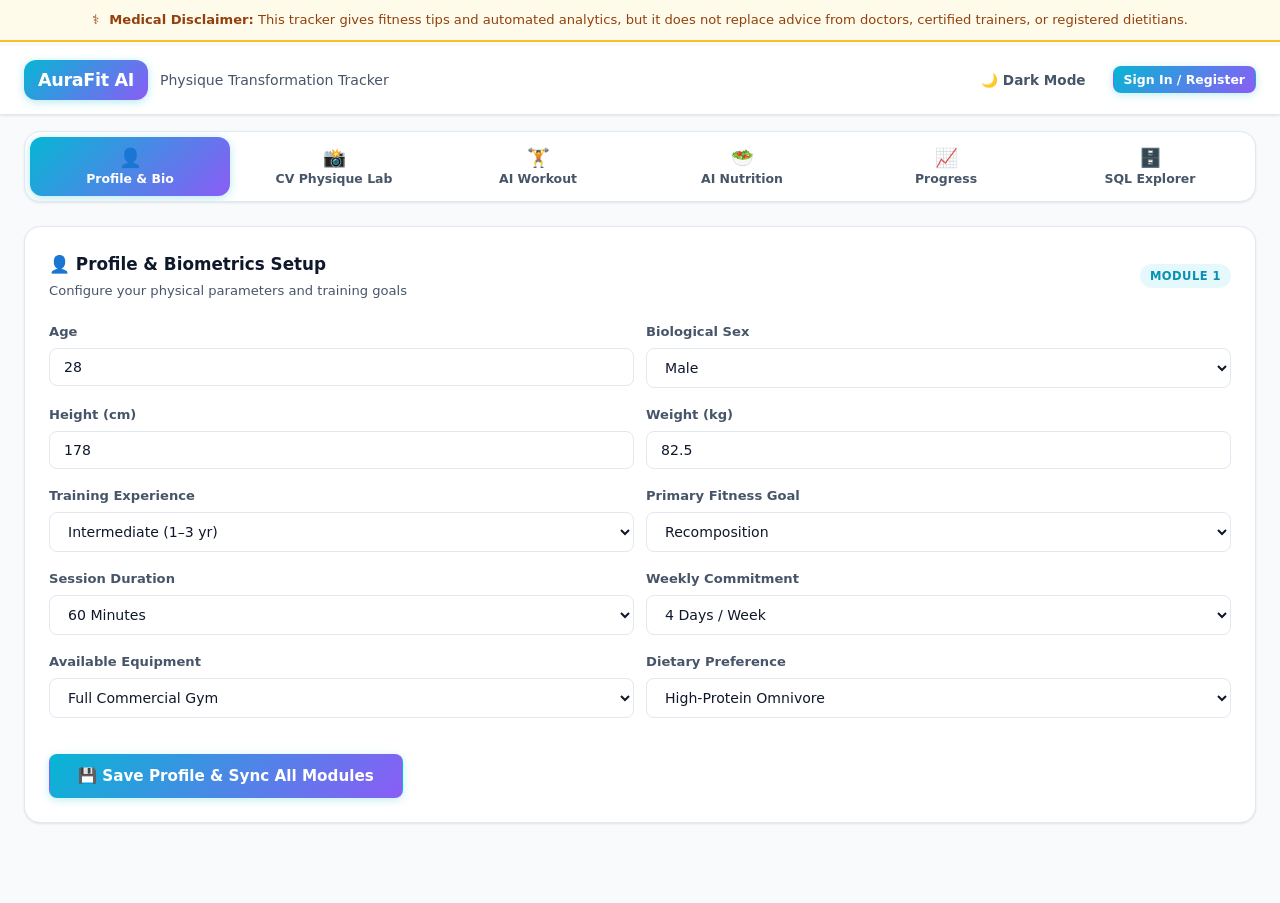
<file: aurafit/index.html>
<!DOCTYPE html>
<html lang="en" data-theme="light">
<head>
<meta charset="UTF-8">
<meta name="viewport" content="width=device-width, initial-scale=1.0">
<meta name="description" content="AuraFit AI - Personalized Fitness and Physique Transformation Tracker with computer vision analysis, adaptive workout programming, and intelligent nutrition planning.">
<title>AuraFit AI — Physique Transformation Tracker</title>
<style>
/* ===== CSS CUSTOM PROPERTIES ===== */
:root {
  /* Light Theme (Default) */
  --bg-primary: #f8fafc;
  --bg-secondary: #f1f5f9;
  --bg-card: #ffffff;
  --bg-card-hover: #f8fafc;
  --bg-input: #ffffff;
  --bg-modal-overlay: rgba(15, 23, 42, 0.45);
  --text-main: #0f172a;
  --text-secondary: #475569;
  --text-muted: #94a3b8;
  --text-inverse: #ffffff;
  --accent-cyan: #06b6d4;
  --accent-cyan-light: #22d3ee;
  --accent-violet: #8b5cf6;
  --accent-violet-light: #a78bfa;
  --accent-emerald: #10b981;
  --accent-amber: #f59e0b;
  --accent-rose: #f43f5e;
  --accent-blue: #3b82f6;
  --gradient-brand: linear-gradient(135deg, #06b6d4, #8b5cf6);
  --gradient-brand-subtle: linear-gradient(135deg, rgba(6,182,212,0.08), rgba(139,92,246,0.08));
  --gradient-warm: linear-gradient(135deg, #f59e0b, #f43f5e);
  --border-subtle: #e2e8f0;
  --border-medium: #cbd5e1;
  --shadow-sm: 0 1px 3px rgba(15,23,42,0.06), 0 1px 2px rgba(15,23,42,0.04);
  --shadow-md: 0 4px 12px rgba(15,23,42,0.08), 0 2px 4px rgba(15,23,42,0.04);
  --shadow-lg: 0 12px 40px rgba(15,23,42,0.12), 0 4px 12px rgba(15,23,42,0.06);
  --shadow-xl: 0 24px 60px rgba(15,23,42,0.16);
  --radius-sm: 8px;
  --radius-md: 12px;
  --radius-lg: 16px;
  --radius-xl: 24px;
  --radius-full: 9999px;
  --transition-fast: 0.15s cubic-bezier(0.4, 0, 0.2, 1);
  --transition-normal: 0.25s cubic-bezier(0.4, 0, 0.2, 1);
  --transition-slow: 0.4s cubic-bezier(0.4, 0, 0.2, 1);
  --font-sans: 'Segoe UI', system-ui, -apple-system, sans-serif;
  --font-mono: 'Cascadia Code', 'Fira Code', 'Consolas', monospace;
  --disclaimer-bg: #fffbeb;
  --disclaimer-border: #fbbf24;
  --disclaimer-text: #92400e;
  --tab-bg: #e2e8f0;
  --tab-active-bg: #ffffff;
  --tab-text: #475569;
  --tab-active-text: #0f172a;
  --progress-bg: #e2e8f0;
  --table-header-bg: #f1f5f9;
  --table-row-hover: #f8fafc;
  --table-border: #e2e8f0;
  --code-bg: #f1f5f9;
  --badge-bg: rgba(6,182,212,0.1);
  --badge-text: #0891b2;
  --alert-info-bg: rgba(59,130,246,0.08);
  --alert-info-border: #3b82f6;
  --alert-warn-bg: rgba(245,158,11,0.08);
  --alert-warn-border: #f59e0b;
  --alert-success-bg: rgba(16,185,129,0.08);
  --alert-success-border: #10b981;
  --canvas-bg: #f8fafc;
  --scanner-color: rgba(6,182,212,0.5);
}

[data-theme="dark"] {
  --bg-primary: #0f172a;
  --bg-secondary: #1e293b;
  --bg-card: #1e293b;
  --bg-card-hover: #263348;
  --bg-input: #1e293b;
  --bg-modal-overlay: rgba(0, 0, 0, 0.65);
  --text-main: #f1f5f9;
  --text-secondary: #94a3b8;
  --text-muted: #64748b;
  --text-inverse: #0f172a;
  --border-subtle: #334155;
  --border-medium: #475569;
  --shadow-sm: 0 1px 3px rgba(0,0,0,0.2);
  --shadow-md: 0 4px 12px rgba(0,0,0,0.3);
  --shadow-lg: 0 12px 40px rgba(0,0,0,0.4);
  --shadow-xl: 0 24px 60px rgba(0,0,0,0.5);
  --disclaimer-bg: rgba(245,158,11,0.1);
  --disclaimer-border: #b45309;
  --disclaimer-text: #fbbf24;
  --tab-bg: #1e293b;
  --tab-active-bg: #334155;
  --tab-text: #94a3b8;
  --tab-active-text: #f1f5f9;
  --progress-bg: #334155;
  --table-header-bg: #263348;
  --table-row-hover: #263348;
  --table-border: #334155;
  --code-bg: #0f172a;
  --badge-bg: rgba(6,182,212,0.15);
  --badge-text: #22d3ee;
  --alert-info-bg: rgba(59,130,246,0.12);
  --alert-warn-bg: rgba(245,158,11,0.12);
  --alert-success-bg: rgba(16,185,129,0.12);
  --canvas-bg: #1a2332;
  --scanner-color: rgba(6,182,212,0.4);
}

/* ===== RESET & BASE ===== */
*, *::before, *::after { box-sizing: border-box; margin: 0; padding: 0; }

html {
  scroll-behavior: smooth;
  -webkit-text-size-adjust: 100%;
}

body {
  font-family: var(--font-sans);
  background: var(--bg-primary);
  color: var(--text-main);
  line-height: 1.6;
  transition: background var(--transition-normal), color var(--transition-normal);
  min-height: 100vh;
}

/* ===== SCROLLBAR ===== */
::-webkit-scrollbar { width: 8px; height: 8px; }
::-webkit-scrollbar-track { background: var(--bg-secondary); }
::-webkit-scrollbar-thumb { background: var(--border-medium); border-radius: var(--radius-full); }
::-webkit-scrollbar-thumb:hover { background: var(--text-muted); }

/* ===== DISCLAIMER BANNER ===== */
.disclaimer-banner {
  background: var(--disclaimer-bg);
  border-bottom: 2px solid var(--disclaimer-border);
  color: var(--disclaimer-text);
  padding: 10px 24px;
  font-size: 0.82rem;
  line-height: 1.5;
  text-align: center;
  position: sticky;
  top: 0;
  z-index: 1000;
  backdrop-filter: blur(10px);
  transition: background var(--transition-normal), color var(--transition-normal), border-color var(--transition-normal);
}
.disclaimer-banner strong { font-weight: 700; }
.disclaimer-icon { margin-right: 6px; }

/* ===== HEADER ===== */
.app-header {
  background: var(--bg-card);
  border-bottom: 1px solid var(--border-subtle);
  box-shadow: var(--shadow-sm);
  padding: 14px 24px;
  display: flex;
  align-items: center;
  justify-content: space-between;
  gap: 16px;
  flex-wrap: wrap;
  position: sticky;
  top: 46px;
  z-index: 900;
  transition: background var(--transition-normal), border-color var(--transition-normal);
}

.brand {
  display: flex;
  align-items: center;
  gap: 12px;
}

.brand-badge {
  background: var(--gradient-brand);
  color: #fff;
  font-weight: 800;
  font-size: 1.1rem;
  padding: 6px 14px;
  border-radius: var(--radius-md);
  letter-spacing: -0.02em;
  box-shadow: 0 2px 8px rgba(6,182,212,0.3);
  white-space: nowrap;
}

.brand-title {
  font-size: 0.88rem;
  color: var(--text-secondary);
  font-weight: 500;
}

.header-actions {
  display: flex;
  align-items: center;
  gap: 10px;
  flex-wrap: wrap;
}

/* ===== BUTTONS ===== */
.btn {
  display: inline-flex;
  align-items: center;
  gap: 6px;
  padding: 8px 16px;
  border-radius: var(--radius-sm);
  border: 1px solid var(--border-subtle);
  background: var(--bg-card);
  color: var(--text-main);
  font-family: var(--font-sans);
  font-size: 0.85rem;
  font-weight: 600;
  cursor: pointer;
  transition: all var(--transition-fast);
  white-space: nowrap;
}
.btn:hover { background: var(--bg-card-hover); box-shadow: var(--shadow-sm); transform: translateY(-1px); }
.btn:active { transform: translateY(0); }

.btn-primary {
  background: var(--gradient-brand);
  color: #fff;
  border-color: transparent;
  box-shadow: 0 2px 8px rgba(6,182,212,0.25);
}
.btn-primary:hover { box-shadow: 0 4px 16px rgba(6,182,212,0.35); filter: brightness(1.05); }

.btn-accent {
  background: var(--accent-emerald);
  color: #fff;
  border-color: transparent;
}
.btn-accent:hover { filter: brightness(1.1); }

.btn-ghost {
  background: transparent;
  border-color: transparent;
  color: var(--text-secondary);
}
.btn-ghost:hover { background: var(--bg-secondary); color: var(--text-main); }

.btn-sm { padding: 5px 10px; font-size: 0.78rem; }
.btn-lg { padding: 12px 28px; font-size: 0.95rem; }

.btn-danger { background: var(--accent-rose); color: #fff; border-color: transparent; }
.btn-danger:hover { filter: brightness(1.1); }

.btn-outline-cyan {
  background: transparent;
  border: 1.5px solid var(--accent-cyan);
  color: var(--accent-cyan);
}
.btn-outline-cyan:hover { background: rgba(6,182,212,0.08); }

/* ===== USER AUTH DISPLAY ===== */
.auth-section { display: flex; align-items: center; gap: 10px; }

.user-badge {
  display: flex;
  align-items: center;
  gap: 10px;
  padding: 4px 12px 4px 4px;
  background: var(--bg-secondary);
  border-radius: var(--radius-full);
  border: 1px solid var(--border-subtle);
}

.user-avatar {
  width: 34px; height: 34px;
  border-radius: 50%;
  background: var(--gradient-brand);
  color: #fff;
  display: flex; align-items: center; justify-content: center;
  font-weight: 700; font-size: 0.78rem;
  text-transform: uppercase;
}

.user-info { display: flex; flex-direction: column; }
.user-name { font-size: 0.82rem; font-weight: 600; color: var(--text-main); line-height: 1.2; }
.user-status { font-size: 0.7rem; color: var(--accent-emerald); font-weight: 500; }

/* ===== MODAL ===== */
.modal-overlay {
  position: fixed; inset: 0;
  background: var(--bg-modal-overlay);
  display: flex; align-items: center; justify-content: center;
  z-index: 2000;
  opacity: 0; visibility: hidden;
  transition: all var(--transition-normal);
  backdrop-filter: blur(6px);
}
.modal-overlay.active { opacity: 1; visibility: visible; }

.modal {
  background: var(--bg-card);
  border: 1px solid var(--border-subtle);
  border-radius: var(--radius-lg);
  box-shadow: var(--shadow-xl);
  width: 90%; max-width: 460px;
  max-height: 90vh; overflow-y: auto;
  transform: scale(0.92) translateY(20px);
  transition: transform var(--transition-normal);
}
.modal-overlay.active .modal { transform: scale(1) translateY(0); }

.modal-header {
  display: flex; align-items: center; justify-content: space-between;
  padding: 20px 24px 0;
}
.modal-header h2 { font-size: 1.15rem; font-weight: 700; }

.modal-close {
  width: 32px; height: 32px;
  display: flex; align-items: center; justify-content: center;
  border: none; background: var(--bg-secondary);
  border-radius: 50%; cursor: pointer;
  color: var(--text-secondary);
  font-size: 1.1rem;
  transition: all var(--transition-fast);
}
.modal-close:hover { background: var(--accent-rose); color: #fff; }

.modal-body { padding: 20px 24px 24px; }

/* ===== MODAL TABS ===== */
.modal-tabs {
  display: flex; gap: 0;
  margin: 16px 24px 0;
  background: var(--tab-bg);
  border-radius: var(--radius-sm);
  padding: 3px;
}
.modal-tab-btn {
  flex: 1;
  padding: 8px; border: none;
  background: transparent;
  border-radius: 6px;
  font-family: var(--font-sans);
  font-size: 0.82rem; font-weight: 600;
  color: var(--tab-text);
  cursor: pointer;
  transition: all var(--transition-fast);
}
.modal-tab-btn.active {
  background: var(--tab-active-bg);
  color: var(--tab-active-text);
  box-shadow: var(--shadow-sm);
}

.modal-tab-content { display: none; }
.modal-tab-content.active { display: block; }

/* ===== FORMS ===== */
.form-group { margin-bottom: 16px; }
.form-label {
  display: block;
  font-size: 0.82rem;
  font-weight: 600;
  color: var(--text-secondary);
  margin-bottom: 6px;
}
.form-input, .form-select, .form-textarea {
  width: 100%;
  padding: 10px 14px;
  background: var(--bg-input);
  border: 1.5px solid var(--border-subtle);
  border-radius: var(--radius-sm);
  color: var(--text-main);
  font-family: var(--font-sans);
  font-size: 0.88rem;
  transition: border-color var(--transition-fast), box-shadow var(--transition-fast);
  outline: none;
}
.form-input:focus, .form-select:focus, .form-textarea:focus {
  border-color: var(--accent-cyan);
  box-shadow: 0 0 0 3px rgba(6,182,212,0.15);
}
.form-select { cursor: pointer; }
.form-textarea { resize: vertical; min-height: 80px; }

.form-row {
  display: grid;
  grid-template-columns: 1fr 1fr;
  gap: 12px;
}

.demo-logins {
  margin-top: 16px;
  padding-top: 16px;
  border-top: 1px dashed var(--border-subtle);
}
.demo-logins-title {
  font-size: 0.78rem;
  font-weight: 600;
  color: var(--text-muted);
  margin-bottom: 8px;
  text-transform: uppercase;
  letter-spacing: 0.05em;
}
.demo-login-btns { display: flex; gap: 8px; flex-wrap: wrap; }
.demo-login-btn {
  padding: 6px 12px;
  border: 1.5px dashed var(--accent-cyan);
  background: var(--badge-bg);
  color: var(--badge-text);
  border-radius: var(--radius-sm);
  font-size: 0.78rem;
  font-weight: 600;
  cursor: pointer;
  font-family: var(--font-sans);
  transition: all var(--transition-fast);
}
.demo-login-btn:hover {
  background: var(--accent-cyan);
  color: #fff;
  border-style: solid;
}

/* ===== MAIN CONTENT ===== */
.app-main {
  max-width: 1280px;
  margin: 0 auto;
  padding: 20px 24px 60px;
}

/* ===== TAB NAVIGATION ===== */
.tab-nav {
  display: flex;
  gap: 4px;
  background: var(--bg-card);
  border: 1px solid var(--border-subtle);
  border-radius: var(--radius-lg);
  padding: 5px;
  margin-bottom: 24px;
  box-shadow: var(--shadow-sm);
  overflow-x: auto;
  -webkit-overflow-scrolling: touch;
}

.tab-btn {
  flex: 1;
  min-width: 120px;
  padding: 10px 8px;
  border: none;
  background: transparent;
  border-radius: var(--radius-md);
  font-family: var(--font-sans);
  font-size: 0.78rem;
  font-weight: 600;
  color: var(--tab-text);
  cursor: pointer;
  transition: all var(--transition-fast);
  text-align: center;
  white-space: nowrap;
  position: relative;
}
.tab-btn:hover { background: var(--bg-secondary); color: var(--text-main); }
.tab-btn.active {
  background: var(--gradient-brand);
  color: #fff;
  box-shadow: 0 2px 10px rgba(6,182,212,0.3);
}
.tab-btn .tab-icon { display: block; font-size: 1.15rem; margin-bottom: 2px; }

.tab-panel { display: none; animation: fadeSlideIn 0.35s ease; }
.tab-panel.active { display: block; }

@keyframes fadeSlideIn {
  from { opacity: 0; transform: translateY(12px); }
  to { opacity: 1; transform: translateY(0); }
}

/* ===== CARDS ===== */
.card {
  background: var(--bg-card);
  border: 1px solid var(--border-subtle);
  border-radius: var(--radius-lg);
  box-shadow: var(--shadow-sm);
  padding: 24px;
  margin-bottom: 20px;
  transition: all var(--transition-normal);
}
.card:hover { box-shadow: var(--shadow-md); }

.card-header {
  display: flex;
  align-items: center;
  justify-content: space-between;
  margin-bottom: 20px;
  flex-wrap: wrap;
  gap: 8px;
}
.card-title {
  font-size: 1.05rem;
  font-weight: 700;
  display: flex;
  align-items: center;
  gap: 8px;
}
.card-subtitle {
  font-size: 0.82rem;
  color: var(--text-secondary);
  margin-top: 2px;
}

/* ===== BADGE ===== */
.badge {
  display: inline-flex;
  align-items: center;
  gap: 4px;
  padding: 3px 10px;
  border-radius: var(--radius-full);
  font-size: 0.72rem;
  font-weight: 700;
  text-transform: uppercase;
  letter-spacing: 0.04em;
}
.badge-cyan { background: var(--badge-bg); color: var(--badge-text); }
.badge-emerald { background: rgba(16,185,129,0.12); color: #059669; }
.badge-violet { background: rgba(139,92,246,0.12); color: #7c3aed; }
.badge-rose { background: rgba(244,63,94,0.12); color: #e11d48; }
.badge-amber { background: rgba(245,158,11,0.12); color: #d97706; }

/* ===== GRID LAYOUTS ===== */
.grid-2 { display: grid; grid-template-columns: 1fr 1fr; gap: 20px; }
.grid-3 { display: grid; grid-template-columns: repeat(3, 1fr); gap: 16px; }

@media (max-width: 768px) {
  .grid-2, .grid-3 { grid-template-columns: 1fr; }
  .form-row { grid-template-columns: 1fr; }
  .app-header { padding: 12px 16px; }
  .app-main { padding: 16px; }
  .tab-nav { border-radius: var(--radius-md); }
  .brand-title { display: none; }
}

/* ===== METRIC CARD ===== */
.metric-card {
  background: var(--gradient-brand-subtle);
  border: 1px solid var(--border-subtle);
  border-radius: var(--radius-md);
  padding: 16px;
  text-align: center;
}
.metric-value {
  font-size: 1.8rem;
  font-weight: 800;
  background: var(--gradient-brand);
  -webkit-background-clip: text;
  -webkit-text-fill-color: transparent;
  background-clip: text;
  line-height: 1.2;
}
.metric-label {
  font-size: 0.78rem;
  color: var(--text-secondary);
  font-weight: 500;
  margin-top: 4px;
}

/* ===== PROGRESS BAR ===== */
.progress-group { margin-bottom: 14px; }
.progress-header {
  display: flex;
  justify-content: space-between;
  align-items: center;
  margin-bottom: 6px;
}
.progress-label { font-size: 0.82rem; font-weight: 600; color: var(--text-main); }
.progress-value { font-size: 0.78rem; font-weight: 700; color: var(--accent-cyan); }
.progress-bar {
  height: 8px;
  background: var(--progress-bg);
  border-radius: var(--radius-full);
  overflow: hidden;
}
.progress-fill {
  height: 100%;
  border-radius: var(--radius-full);
  background: var(--gradient-brand);
  transition: width 0.8s cubic-bezier(0.4, 0, 0.2, 1);
}

/* ===== TABLES ===== */
.table-container { overflow-x: auto; border-radius: var(--radius-md); border: 1px solid var(--table-border); }
table {
  width: 100%;
  border-collapse: collapse;
  font-size: 0.82rem;
}
th {
  background: var(--table-header-bg);
  padding: 10px 14px;
  text-align: left;
  font-weight: 700;
  color: var(--text-secondary);
  font-size: 0.75rem;
  text-transform: uppercase;
  letter-spacing: 0.04em;
  border-bottom: 1px solid var(--table-border);
  white-space: nowrap;
}
td {
  padding: 10px 14px;
  border-bottom: 1px solid var(--table-border);
  color: var(--text-main);
}
tr:last-child td { border-bottom: none; }
tr:hover td { background: var(--table-row-hover); }

/* ===== CODE BLOCKS ===== */
.code-block {
  background: var(--code-bg);
  border: 1px solid var(--border-subtle);
  border-radius: var(--radius-md);
  padding: 16px;
  font-family: var(--font-mono);
  font-size: 0.82rem;
  color: var(--accent-cyan);
  overflow-x: auto;
  line-height: 1.7;
  margin-bottom: 16px;
}

/* ===== CANVAS / SVG CONTAINERS ===== */
.canvas-container {
  position: relative;
  background: var(--canvas-bg);
  border: 2px dashed var(--border-subtle);
  border-radius: var(--radius-md);
  overflow: hidden;
  display: flex;
  align-items: center;
  justify-content: center;
  min-height: 320px;
  transition: all var(--transition-normal);
}
.canvas-container:hover { border-color: var(--accent-cyan); }
.canvas-container canvas { display: block; max-width: 100%; }

.canvas-label {
  position: absolute;
  top: 10px; left: 10px;
  background: rgba(0,0,0,0.6);
  color: #fff;
  padding: 3px 10px;
  border-radius: var(--radius-sm);
  font-size: 0.72rem;
  font-weight: 700;
  text-transform: uppercase;
  letter-spacing: 0.04em;
}

/* ===== SCAN LINE ANIMATION ===== */
.scan-line {
  position: absolute;
  left: 0; right: 0;
  height: 3px;
  background: var(--scanner-color);
  box-shadow: 0 0 15px var(--accent-cyan), 0 0 30px var(--accent-cyan);
  animation: scanMove 2.2s ease-in-out infinite;
  display: none;
  z-index: 10;
}
.scan-line.active { display: block; }
@keyframes scanMove {
  0%, 100% { top: 0; }
  50% { top: calc(100% - 3px); }
}

/* ===== ALERT BOX ===== */
.alert-box {
  padding: 16px 20px;
  border-radius: var(--radius-md);
  border-left: 4px solid;
  margin-bottom: 16px;
  font-size: 0.85rem;
}
.alert-info { background: var(--alert-info-bg); border-color: var(--alert-info-border); }
.alert-warn { background: var(--alert-warn-bg); border-color: var(--alert-warn-border); }
.alert-success { background: var(--alert-success-bg); border-color: var(--alert-success-border); }
.alert-title { font-weight: 700; margin-bottom: 4px; display: flex; align-items: center; gap: 6px; }

/* ===== IMAGE UPLOAD ZONE ===== */
.upload-zone {
  border: 2px dashed var(--border-medium);
  border-radius: var(--radius-md);
  padding: 30px 20px;
  text-align: center;
  cursor: pointer;
  transition: all var(--transition-fast);
  min-height: 200px;
  display: flex;
  flex-direction: column;
  align-items: center;
  justify-content: center;
  gap: 8px;
}
.upload-zone:hover { border-color: var(--accent-cyan); background: var(--gradient-brand-subtle); }
.upload-zone .upload-icon { font-size: 2.4rem; }
.upload-zone .upload-text { font-size: 0.85rem; color: var(--text-secondary); font-weight: 500; }
.upload-zone .upload-hint { font-size: 0.72rem; color: var(--text-muted); }

/* ===== MEAL CARD ===== */
.meal-card {
  background: var(--bg-card);
  border: 1px solid var(--border-subtle);
  border-radius: var(--radius-md);
  padding: 16px;
  margin-bottom: 12px;
  transition: all var(--transition-fast);
}
.meal-card:hover { box-shadow: var(--shadow-sm); }
.meal-header {
  display: flex;
  align-items: center;
  justify-content: space-between;
  margin-bottom: 10px;
}
.meal-name { font-weight: 700; font-size: 0.92rem; display: flex; align-items: center; gap: 6px; }
.meal-cals { font-size: 0.78rem; font-weight: 700; color: var(--accent-cyan); }
.meal-items { font-size: 0.82rem; color: var(--text-secondary); line-height: 1.7; }
.meal-macros {
  display: flex; gap: 12px; margin-top: 10px;
  padding-top: 10px;
  border-top: 1px solid var(--border-subtle);
}
.meal-macro {
  font-size: 0.72rem;
  font-weight: 700;
  padding: 2px 8px;
  border-radius: var(--radius-full);
}
.macro-protein { background: rgba(6,182,212,0.12); color: var(--accent-cyan); }
.macro-carbs { background: rgba(245,158,11,0.12); color: var(--accent-amber); }
.macro-fat { background: rgba(244,63,94,0.12); color: var(--accent-rose); }

/* ===== SQL EXPLORER ===== */
.sql-toolbar {
  display: flex;
  gap: 8px;
  flex-wrap: wrap;
  margin-bottom: 16px;
}
.sql-btn {
  padding: 7px 14px;
  border: 1px solid var(--accent-violet);
  background: rgba(139,92,246,0.08);
  color: var(--accent-violet);
  border-radius: var(--radius-sm);
  font-family: var(--font-mono);
  font-size: 0.75rem;
  font-weight: 600;
  cursor: pointer;
  transition: all var(--transition-fast);
}
.sql-btn:hover, .sql-btn.active { background: var(--accent-violet); color: #fff; }

/* ===== RADAR CHART ===== */
.radar-container {
  display: flex;
  align-items: center;
  justify-content: center;
  padding: 20px;
}

/* ===== ADAPTIVE SCENARIO BTNS ===== */
.scenario-btns {
  display: flex;
  gap: 8px;
  flex-wrap: wrap;
  margin-bottom: 16px;
}
.scenario-btn {
  padding: 8px 16px;
  border: 1.5px solid var(--border-subtle);
  background: var(--bg-card);
  color: var(--text-main);
  border-radius: var(--radius-sm);
  font-family: var(--font-sans);
  font-size: 0.82rem;
  font-weight: 600;
  cursor: pointer;
  transition: all var(--transition-fast);
}
.scenario-btn:hover { border-color: var(--accent-cyan); background: rgba(6,182,212,0.06); }
.scenario-btn.active { background: var(--gradient-brand); color: #fff; border-color: transparent; }

/* ===== FASTAPI SPEC BLOCK ===== */
.spec-block {
  background: var(--code-bg);
  border: 1px solid var(--border-subtle);
  border-radius: var(--radius-md);
  padding: 16px;
  margin-top: 16px;
}
.spec-block-title {
  font-size: 0.75rem;
  font-weight: 700;
  text-transform: uppercase;
  letter-spacing: 0.05em;
  color: var(--accent-violet);
  margin-bottom: 8px;
}
.spec-block pre {
  font-family: var(--font-mono);
  font-size: 0.78rem;
  color: var(--text-secondary);
  white-space: pre-wrap;
  line-height: 1.6;
}

/* ===== WORKOUT TABLE ===== */
.workout-day-title {
  font-size: 0.95rem;
  font-weight: 700;
  color: var(--text-main);
  padding: 12px 0 8px;
  display: flex;
  align-items: center;
  gap: 8px;
}

/* ===== SVG CHART ===== */
.svg-chart-container {
  background: var(--bg-card);
  border: 1px solid var(--border-subtle);
  border-radius: var(--radius-md);
  padding: 16px;
  overflow-x: auto;
}

/* ===== UTILITY ===== */
.text-center { text-align: center; }
.mt-8 { margin-top: 8px; }
.mt-12 { margin-top: 12px; }
.mt-16 { margin-top: 16px; }
.mt-20 { margin-top: 20px; }
.mb-12 { margin-bottom: 12px; }
.mb-16 { margin-bottom: 16px; }
.gap-8 { gap: 8px; }
.flex-center { display: flex; align-items: center; justify-content: center; }
.hidden { display: none !important; }

/* ===== PRINT STYLES ===== */
@media print {
  .disclaimer-banner, .app-header, .tab-nav, .btn, .modal-overlay { display: none !important; }
  .tab-panel { display: block !important; page-break-inside: avoid; }
  body { background: #fff; color: #000; }
}
</style>
</head>
<body>

<!-- ===== MEDICAL DISCLAIMER BANNER ===== -->
<div class="disclaimer-banner" role="alert">
  <span class="disclaimer-icon">⚕️</span>
  <strong>Medical Disclaimer:</strong> This tracker gives fitness tips and automated analytics, but it does not replace advice from doctors, certified trainers, or registered dietitians.
</div>

<!-- ===== APP HEADER ===== -->
<header class="app-header" role="banner">
  <div class="brand">
    <span class="brand-badge">AuraFit AI</span>
    <span class="brand-title">Physique Transformation Tracker</span>
  </div>
  <div class="header-actions">
    <button id="themeToggleBtn" class="btn btn-ghost" onclick="toggleTheme()" aria-label="Toggle theme">
      🌙 Dark Mode
    </button>
    <div class="auth-section" id="authSection">
      <button id="authSignInBtn" class="btn btn-primary btn-sm" onclick="openAuthModal()">Sign In / Register</button>
    </div>
  </div>
</header>

<!-- ===== AUTH MODAL ===== -->
<div class="modal-overlay" id="authModal" role="dialog" aria-modal="true" aria-label="Authentication">
  <div class="modal">
    <div class="modal-header">
      <h2>🔐 Welcome to AuraFit AI</h2>
      <button class="modal-close" onclick="closeAuthModal()" aria-label="Close">✕</button>
    </div>
    <div class="modal-tabs">
      <button class="modal-tab-btn active" onclick="switchAuthTab('signin')" id="authTabSignin">Sign In</button>
      <button class="modal-tab-btn" onclick="switchAuthTab('register')" id="authTabRegister">Register New Account</button>
    </div>
    <div class="modal-body">
      <!-- Sign In Form -->
      <div class="modal-tab-content active" id="signinContent">
        <form onsubmit="handleSignIn(event)">
          <div class="form-group">
            <label class="form-label" for="signinEmail">Email Address</label>
            <input class="form-input" id="signinEmail" type="email" placeholder="you@example.com" required>
          </div>
          <div class="form-group">
            <label class="form-label" for="signinPassword">Password</label>
            <input class="form-input" id="signinPassword" type="password" placeholder="••••••••" required>
          </div>
          <button type="submit" class="btn btn-primary btn-lg" style="width:100%">Sign In →</button>
        </form>
        <div class="demo-logins">
          <div class="demo-logins-title">⚡ Quick Demo Logins</div>
          <div class="demo-login-btns">
            <button class="demo-login-btn" onclick="demoLogin('Alex Kumar','alex@aurafit.io')">Alex Kumar</button>
            <button class="demo-login-btn" onclick="demoLogin('Priya Sharma','priya@aurafit.io')">Priya Sharma</button>
          </div>
        </div>
      </div>
      <!-- Register Form -->
      <div class="modal-tab-content" id="registerContent">
        <form onsubmit="handleRegister(event)">
          <div class="form-group">
            <label class="form-label" for="regName">Full Name</label>
            <input class="form-input" id="regName" type="text" placeholder="Your full name" required>
          </div>
          <div class="form-group">
            <label class="form-label" for="regEmail">Email Address</label>
            <input class="form-input" id="regEmail" type="email" placeholder="you@example.com" required>
          </div>
          <div class="form-group">
            <label class="form-label" for="regPassword">Password</label>
            <input class="form-input" id="regPassword" type="password" placeholder="Create a strong password" required>
          </div>
          <button type="submit" class="btn btn-primary btn-lg" style="width:100%">Create Account →</button>
        </form>
      </div>

      <!-- FastAPI Auth Spec -->
      <div class="spec-block">
        <div class="spec-block-title">🐍 FastAPI Auth Reference</div>
        <pre>from passlib.context import CryptContext
from jose import JWTError, jwt
from fastapi.security import OAuth2PasswordBearer

pwd_context = CryptContext(schemes=["bcrypt"])
oauth2_scheme = OAuth2PasswordBearer(tokenUrl="token")

def verify_password(plain, hashed):
    return pwd_context.verify(plain, hashed)

def create_access_token(data: dict):
    return jwt.encode(data, SECRET_KEY, algorithm="HS256")</pre>
      </div>
    </div>
  </div>
</div>

<!-- ===== MAIN APPLICATION ===== -->
<main class="app-main" role="main">

  <!-- Tab Navigation -->
  <nav class="tab-nav" role="tablist" aria-label="Application sections">
    <button class="tab-btn active" role="tab" onclick="switchTab('profile')" id="tabProfile" aria-selected="true">
      <span class="tab-icon">👤</span>Profile & Bio
    </button>
    <button class="tab-btn" role="tab" onclick="switchTab('vision')" id="tabVision">
      <span class="tab-icon">📸</span>CV Physique Lab
    </button>
    <button class="tab-btn" role="tab" onclick="switchTab('workout')" id="tabWorkout">
      <span class="tab-icon">🏋️</span>AI Workout
    </button>
    <button class="tab-btn" role="tab" onclick="switchTab('nutrition')" id="tabNutrition">
      <span class="tab-icon">🥗</span>AI Nutrition
    </button>
    <button class="tab-btn" role="tab" onclick="switchTab('progress')" id="tabProgress">
      <span class="tab-icon">📈</span>Progress
    </button>
    <button class="tab-btn" role="tab" onclick="switchTab('database')" id="tabDatabase">
      <span class="tab-icon">🗄️</span>SQL Explorer
    </button>
  </nav>

  <!-- ============================== -->
  <!-- TAB 1: Profile & Biometrics    -->
  <!-- ============================== -->
  <section class="tab-panel active" id="panelProfile" role="tabpanel">
    <div class="card">
      <div class="card-header">
        <div>
          <h2 class="card-title">👤 Profile & Biometrics Setup</h2>
          <p class="card-subtitle">Configure your physical parameters and training goals</p>
        </div>
        <span class="badge badge-cyan">Module 1</span>
      </div>

      <form id="profileForm" onsubmit="saveProfile(event)">
        <div class="form-row">
          <div class="form-group">
            <label class="form-label" for="profileAge">Age</label>
            <input class="form-input" id="profileAge" type="number" min="14" max="80" value="28" required>
          </div>
          <div class="form-group">
            <label class="form-label" for="profileSex">Biological Sex</label>
            <select class="form-select" id="profileSex">
              <option value="male">Male</option>
              <option value="female">Female</option>
            </select>
          </div>
        </div>
        <div class="form-row">
          <div class="form-group">
            <label class="form-label" for="profileHeight">Height (cm)</label>
            <input class="form-input" id="profileHeight" type="number" min="100" max="230" value="178" required>
          </div>
          <div class="form-group">
            <label class="form-label" for="profileWeight">Weight (kg)</label>
            <input class="form-input" id="profileWeight" type="number" min="30" max="250" step="0.1" value="82.5" required>
          </div>
        </div>
        <div class="form-row">
          <div class="form-group">
            <label class="form-label" for="profileExperience">Training Experience</label>
            <select class="form-select" id="profileExperience">
              <option value="beginner">Beginner (0–1 yr)</option>
              <option value="intermediate" selected>Intermediate (1–3 yr)</option>
              <option value="advanced">Advanced (3+ yr)</option>
            </select>
          </div>
          <div class="form-group">
            <label class="form-label" for="profileGoal">Primary Fitness Goal</label>
            <select class="form-select" id="profileGoal">
              <option value="recomposition" selected>Recomposition</option>
              <option value="hypertrophy">Hypertrophy</option>
              <option value="strength">Strength</option>
              <option value="fat_loss">Fat Loss</option>
              <option value="general">General Fitness</option>
            </select>
          </div>
        </div>
        <div class="form-row">
          <div class="form-group">
            <label class="form-label" for="profileDuration">Session Duration</label>
            <select class="form-select" id="profileDuration">
              <option value="30">30 Minutes</option>
              <option value="45">45 Minutes</option>
              <option value="60" selected>60 Minutes</option>
              <option value="90">90 Minutes</option>
            </select>
          </div>
          <div class="form-group">
            <label class="form-label" for="profileDays">Weekly Commitment</label>
            <select class="form-select" id="profileDays">
              <option value="3">3 Days / Week</option>
              <option value="4" selected>4 Days / Week</option>
              <option value="5">5 Days / Week</option>
              <option value="6">6 Days / Week</option>
            </select>
          </div>
        </div>
        <div class="form-row">
          <div class="form-group">
            <label class="form-label" for="profileEquipment">Available Equipment</label>
            <select class="form-select" id="profileEquipment">
              <option value="full_gym" selected>Full Commercial Gym</option>
              <option value="home_db">Home Dumbbells + Bench</option>
              <option value="bands">Resistance Bands</option>
              <option value="bodyweight">Bodyweight Only</option>
            </select>
          </div>
          <div class="form-group">
            <label class="form-label" for="profileDiet">Dietary Preference</label>
            <select class="form-select" id="profileDiet">
              <option value="high_protein" selected>High-Protein Omnivore</option>
              <option value="vegetarian">Vegetarian</option>
              <option value="vegan">Vegan</option>
              <option value="pescatarian">Pescatarian</option>
              <option value="keto">Keto</option>
            </select>
          </div>
        </div>
        <div class="mt-20">
          <button type="submit" class="btn btn-primary btn-lg">💾 Save Profile & Sync All Modules</button>
        </div>
      </form>
    </div>
  </section>

  <!-- ===================================== -->
  <!-- TAB 2: Computer Vision Physique Lab   -->
  <!-- ===================================== -->
  <section class="tab-panel" id="panelVision" role="tabpanel">
    <div class="card">
      <div class="card-header">
        <div>
          <h2 class="card-title">📸 Computer Vision & Physique Discrepancy Lab</h2>
          <p class="card-subtitle">Simulated OpenCV pose-estimation and morphological analysis</p>
        </div>
        <span class="badge badge-violet">Module 2</span>
      </div>

      <div class="grid-2" id="imageUploadGrid">
        <!-- Current Physique -->
        <div>
          <h3 style="font-size:0.88rem; font-weight:700; margin-bottom:10px;">📷 Current Physique</h3>
          <div class="canvas-container" id="currentPhysiqueContainer">
            <canvas id="currentCanvas" width="320" height="400"></canvas>
            <div class="scan-line" id="scanLine1"></div>
            <div class="canvas-label">Current</div>
          </div>
          <button class="btn btn-outline-cyan btn-sm mt-8" onclick="loadDemoSilhouette('current')" style="width:100%">Load Demo Silhouette</button>
        </div>
        <!-- Target Physique -->
        <div>
          <h3 style="font-size:0.88rem; font-weight:700; margin-bottom:10px;">🎯 Target Physique</h3>
          <div class="canvas-container" id="targetPhysiqueContainer">
            <canvas id="targetCanvas" width="320" height="400"></canvas>
            <div class="scan-line" id="scanLine2"></div>
            <div class="canvas-label">Target</div>
          </div>
          <button class="btn btn-outline-cyan btn-sm mt-8" onclick="loadDemoSilhouette('target')" style="width:100%">Load Demo Silhouette</button>
        </div>
      </div>

      <div class="mt-20 text-center">
        <button class="btn btn-primary btn-lg" onclick="runPhysiqueAnalysis()">🔬 Run AI Physique Analysis</button>
      </div>
    </div>

    <!-- Analysis Results (hidden initially) -->
    <div id="analysisResults" class="hidden">
      <!-- Discrepancy Metrics -->
      <div class="card">
        <div class="card-header">
          <h2 class="card-title">📊 Discrepancy Metrics</h2>
          <span class="badge badge-rose">AI Analysis</span>
        </div>
        <div class="grid-3">
          <div class="metric-card">
            <div class="metric-value">-7.9%</div>
            <div class="metric-label">Body Fat Delta</div>
          </div>
          <div class="metric-card">
            <div class="metric-value">+0.23</div>
            <div class="metric-label">V-Taper Ratio Delta</div>
          </div>
          <div class="metric-card">
            <div class="metric-value">+3.8 kg</div>
            <div class="metric-label">Lean Mass Deficit</div>
          </div>
        </div>
        <div class="mt-20">
          <h3 style="font-size:0.92rem; font-weight:700; margin-bottom:14px;">Prioritized Muscle Volume Deficit</h3>
          <div class="progress-group">
            <div class="progress-header">
              <span class="progress-label">Lateral Deltoids</span>
              <span class="progress-value">+35%</span>
            </div>
            <div class="progress-bar"><div class="progress-fill" style="width:35%"></div></div>
          </div>
          <div class="progress-group">
            <div class="progress-header">
              <span class="progress-label">Upper Chest</span>
              <span class="progress-value">+28%</span>
            </div>
            <div class="progress-bar"><div class="progress-fill" style="width:28%"></div></div>
          </div>
          <div class="progress-group">
            <div class="progress-header">
              <span class="progress-label">Lats (Width)</span>
              <span class="progress-value">+18%</span>
            </div>
            <div class="progress-bar"><div class="progress-fill" style="width:18%"></div></div>
          </div>
          <div class="progress-group">
            <div class="progress-header">
              <span class="progress-label">Rear Deltoids</span>
              <span class="progress-value">+15%</span>
            </div>
            <div class="progress-bar"><div class="progress-fill" style="width:15%"></div></div>
          </div>
          <div class="progress-group">
            <div class="progress-header">
              <span class="progress-label">Quadriceps</span>
              <span class="progress-value">+12%</span>
            </div>
            <div class="progress-bar"><div class="progress-fill" style="width:12%"></div></div>
          </div>
        </div>
      </div>

      <!-- SVG Radar Chart -->
      <div class="card">
        <div class="card-header">
          <h2 class="card-title">🕸️ Morphological Radar Chart</h2>
          <span class="badge badge-cyan">Current vs Target</span>
        </div>
        <div class="radar-container">
          <svg id="radarChart" width="400" height="400" viewBox="0 0 400 400"></svg>
        </div>
        <div class="flex-center gap-8 mt-8" style="gap:20px; flex-wrap:wrap;">
          <span style="display:flex;align-items:center;gap:6px;font-size:0.82rem;font-weight:600;">
            <span style="width:14px;height:14px;background:rgba(6,182,212,0.5);border:2px solid #06b6d4;border-radius:3px;display:inline-block;"></span>
            Current
          </span>
          <span style="display:flex;align-items:center;gap:6px;font-size:0.82rem;font-weight:600;">
            <span style="width:14px;height:14px;background:rgba(139,92,246,0.5);border:2px solid #8b5cf6;border-radius:3px;display:inline-block;"></span>
            Target
          </span>
        </div>
      </div>
    </div>
  </section>

  <!-- ============================== -->
  <!-- TAB 3: AI Workout Routine      -->
  <!-- ============================== -->
  <section class="tab-panel" id="panelWorkout" role="tabpanel">
    <div class="card">
      <div class="card-header">
        <div>
          <h2 class="card-title">🏋️ AI-Generated Workout Routine</h2>
          <p class="card-subtitle">Tailored to your equipment, session limits, and CV-identified muscle deficits</p>
        </div>
        <div style="display:flex;gap:8px;flex-wrap:wrap;">
          <span class="badge badge-emerald">Module 3</span>
          <button class="btn btn-sm btn-outline-cyan" onclick="generateWorkout()">🔄 Re-synthesize</button>
          <button class="btn btn-sm btn-ghost" onclick="window.print()">🖨️ Print</button>
        </div>
      </div>
      <div id="workoutContent"></div>
    </div>
  </section>

  <!-- ============================== -->
  <!-- TAB 4: AI Nutrition             -->
  <!-- ============================== -->
  <section class="tab-panel" id="panelNutrition" role="tabpanel">
    <div class="card">
      <div class="card-header">
        <div>
          <h2 class="card-title">🥗 AI Nutrition & Meal Planner</h2>
          <p class="card-subtitle">Caloric calculations reflecting TDEE and macronutrient targets</p>
        </div>
        <span class="badge badge-amber">Module 4</span>
      </div>

      <div class="grid-3 mb-16" id="macroSummary">
        <div class="metric-card">
          <div class="metric-value" id="tdeeValue">2,680</div>
          <div class="metric-label">Daily Calories (TDEE Adjusted)</div>
        </div>
        <div class="metric-card">
          <div class="metric-value" id="proteinValue">182g</div>
          <div class="metric-label">Protein Target (2.2g/kg)</div>
        </div>
        <div class="metric-card">
          <div class="metric-value" id="carbsFatValue">310g / 72g</div>
          <div class="metric-label">Carbs / Healthy Fats</div>
        </div>
      </div>

      <div id="mealPlanContent"></div>
    </div>
  </section>

  <!-- ============================== -->
  <!-- TAB 5: Progress Tracking        -->
  <!-- ============================== -->
  <section class="tab-panel" id="panelProgress" role="tabpanel">
    <div class="card">
      <div class="card-header">
        <div>
          <h2 class="card-title">📈 Progress Check-In</h2>
          <p class="card-subtitle">Log updated measurements and track adaptive feedback</p>
        </div>
        <span class="badge badge-emerald">Module 5</span>
      </div>

      <form id="progressForm" onsubmit="logProgress(event)">
        <div class="form-row">
          <div class="form-group">
            <label class="form-label" for="progWeight">Current Weight (kg)</label>
            <input class="form-input" id="progWeight" type="number" step="0.1" value="81.8" required>
          </div>
          <div class="form-group">
            <label class="form-label" for="progWaist">Waist (cm)</label>
            <input class="form-input" id="progWaist" type="number" step="0.1" value="83.5" required>
          </div>
        </div>
        <div class="form-row">
          <div class="form-group">
            <label class="form-label" for="progChest">Chest (cm)</label>
            <input class="form-input" id="progChest" type="number" step="0.1" value="101.2" required>
          </div>
          <div class="form-group">
            <label class="form-label" for="progArm">Arm (cm)</label>
            <input class="form-input" id="progArm" type="number" step="0.1" value="37.5" required>
          </div>
        </div>
        <div class="form-group">
          <label class="form-label" for="progAdherence">Weekly Adherence Rating</label>
          <select class="form-select" id="progAdherence">
            <option value="excellent">Excellent (90–100%)</option>
            <option value="good" selected>Good (75–89%)</option>
            <option value="moderate">Moderate (50–74%)</option>
            <option value="poor">Poor (&lt;50%)</option>
          </select>
        </div>
        <button type="submit" class="btn btn-accent btn-lg">📊 Log Check-In & Analyze</button>
      </form>
    </div>

    <!-- Progress Chart -->
    <div class="card">
      <div class="card-header">
        <h2 class="card-title">📉 Weight & Measurements Trajectory</h2>
      </div>
      <div class="svg-chart-container">
        <svg id="progressChart" width="100%" height="280" viewBox="0 0 760 280" preserveAspectRatio="xMidYMid meet"></svg>
      </div>
    </div>

    <!-- Adaptive Feedback -->
    <div class="card">
      <div class="card-header">
        <h2 class="card-title">🤖 Adaptive Feedback Engine</h2>
        <span class="badge badge-rose">AI Recommendations</span>
      </div>

      <div class="scenario-btns">
        <button class="scenario-btn active" onclick="triggerScenario('plateau')">📉 Plateau Scenario</button>
        <button class="scenario-btn" onclick="triggerScenario('fatigue')">😴 High Fatigue / Deload</button>
        <button class="scenario-btn" onclick="triggerScenario('surge')">💪 Hypertrophy Surge</button>
      </div>

      <div id="adaptiveFeedback"></div>
    </div>
  </section>

  <!-- ============================== -->
  <!-- TAB 6: SQL Database Explorer    -->
  <!-- ============================== -->
  <section class="tab-panel" id="panelDatabase" role="tabpanel">
    <div class="card">
      <div class="card-header">
        <div>
          <h2 class="card-title">🗄️ Interactive SQL Database Explorer</h2>
          <p class="card-subtitle">Production relational DDL with live query simulation</p>
        </div>
        <span class="badge badge-violet">PostgreSQL / SQLite</span>
      </div>

      <!-- DDL Schema -->
      <div class="code-block" style="font-size:0.75rem; max-height:280px; overflow-y:auto; margin-bottom:20px;">
<span style="color:var(--accent-violet);">-- Production DDL Schema</span>
CREATE TABLE <span style="color:var(--accent-emerald);">users</span> (
  id UUID PRIMARY KEY DEFAULT gen_random_uuid(),
  email VARCHAR(255) UNIQUE NOT NULL,
  hashed_password VARCHAR(255) NOT NULL,
  full_name VARCHAR(100),
  is_active BOOLEAN DEFAULT TRUE,
  created_at TIMESTAMP DEFAULT NOW()
);

CREATE TABLE <span style="color:var(--accent-emerald);">user_profiles</span> (
  id UUID PRIMARY KEY DEFAULT gen_random_uuid(),
  user_id UUID REFERENCES users(id) ON DELETE CASCADE,
  age INT, gender VARCHAR(10),
  height_cm NUMERIC, weight_kg NUMERIC,
  training_experience VARCHAR(20),
  fitness_goal VARCHAR(30),
  duration_mins INT, days_per_week INT,
  equipment VARCHAR(30),
  dietary_preference VARCHAR(30),
  updated_at TIMESTAMP DEFAULT NOW()
);

CREATE TABLE <span style="color:var(--accent-emerald);">physique_scans</span> (
  id UUID PRIMARY KEY DEFAULT gen_random_uuid(),
  user_id UUID REFERENCES users(id) ON DELETE CASCADE,
  current_img_url TEXT, target_img_url TEXT,
  current_bf_pct NUMERIC, target_bf_pct NUMERIC,
  v_taper_ratio NUMERIC,
  morphological_delta JSONB,
  scanned_at TIMESTAMP DEFAULT NOW()
);

CREATE TABLE <span style="color:var(--accent-emerald);">progress_logs</span> (
  id UUID PRIMARY KEY DEFAULT gen_random_uuid(),
  user_id UUID REFERENCES users(id) ON DELETE CASCADE,
  weight_kg NUMERIC, waist_cm NUMERIC,
  chest_cm NUMERIC, arm_cm NUMERIC,
  adherence_rpe VARCHAR(20),
  adaptive_action_taken TEXT,
  logged_at TIMESTAMP DEFAULT NOW()
);</div>

      <!-- Query Buttons -->
      <div class="sql-toolbar" id="sqlToolbar">
        <button class="sql-btn active" onclick="runSQL('users')">SELECT * FROM users;</button>
        <button class="sql-btn" onclick="runSQL('user_profiles')">SELECT * FROM user_profiles;</button>
        <button class="sql-btn" onclick="runSQL('physique_scans')">SELECT * FROM physique_scans;</button>
        <button class="sql-btn" onclick="runSQL('progress_logs')">SELECT * FROM progress_logs;</button>
      </div>

      <!-- Active Query Display -->
      <div class="code-block" id="activeQueryDisplay" style="margin-bottom:16px;">
        <span style="color:var(--accent-violet);">SELECT</span> * <span style="color:var(--accent-violet);">FROM</span> <span style="color:var(--accent-emerald);">users</span>;
      </div>

      <!-- Query Results Table -->
      <div class="table-container" id="sqlResultContainer"></div>
    </div>
  </section>

</main>

<!-- ===== JAVASCRIPT ===== -->
<script>
/* ============================================================
   AuraFit AI — Complete Application Logic
   ============================================================ */

// ===== STATE =====
const APP_STATE = {
  currentUser: null,
  profile: null,
  progressLogs: [],
  currentTheme: 'light'
};

// ===== DATABASE SIMULATION =====
const DB = {
  users: [
    { id: 'a1b2c3d4-e5f6-7890-abcd-ef1234567890', email: 'alex@aurafit.io', hashed_password: '$2b$12$LJ3...hashed', full_name: 'Alex Kumar', is_active: true, created_at: '2026-09-15 08:30:00' },
    { id: 'b2c3d4e5-f6a7-8901-bcde-f12345678901', email: 'priya@aurafit.io', hashed_password: '$2b$12$XQ7...hashed', full_name: 'Priya Sharma', is_active: true, created_at: '2026-10-01 14:22:00' }
  ],
  user_profiles: [
    { id: 'c3d4e5f6-a7b8-9012-cdef-123456789012', user_id: 'a1b2c3d4-e5f6-7890-abcd-ef1234567890', age: 28, gender: 'male', height_cm: 178, weight_kg: 82.5, training_experience: 'intermediate', fitness_goal: 'recomposition', duration_mins: 60, days_per_week: 4, equipment: 'full_gym', dietary_preference: 'high_protein', updated_at: '2026-10-28 10:15:00' },
    { id: 'd4e5f6a7-b8c9-0123-defa-234567890123', user_id: 'b2c3d4e5-f6a7-8901-bcde-f12345678901', age: 26, gender: 'female', height_cm: 165, weight_kg: 62.0, training_experience: 'beginner', fitness_goal: 'fat_loss', duration_mins: 45, days_per_week: 3, equipment: 'home_db', dietary_preference: 'vegetarian', updated_at: '2026-10-25 16:40:00' }
  ],
  physique_scans: [
    { id: 'e5f6a7b8-c9d0-1234-efab-345678901234', user_id: 'a1b2c3d4-e5f6-7890-abcd-ef1234567890', current_img_url: '/scans/alex_current.jpg', target_img_url: '/scans/alex_target.jpg', current_bf_pct: 19.2, target_bf_pct: 11.3, v_taper_ratio: 1.42, morphological_delta: '{"shoulders":+0.23,"chest":+0.18}', scanned_at: '2026-10-28 10:20:00' }
  ],
  progress_logs: [
    { id: 'f6a7b8c9-d0e1-2345-fabc-456789012345', user_id: 'a1b2c3d4-e5f6-7890-abcd-ef1234567890', weight_kg: 82.5, waist_cm: 85.0, chest_cm: 100.5, arm_cm: 37.0, adherence_rpe: 'good', adaptive_action_taken: 'Initial baseline logged', logged_at: '2026-10-14' },
    { id: 'a7b8c9d0-e1f2-3456-abcd-567890123456', user_id: 'a1b2c3d4-e5f6-7890-abcd-ef1234567890', weight_kg: 82.1, waist_cm: 84.5, chest_cm: 100.8, arm_cm: 37.2, adherence_rpe: 'excellent', adaptive_action_taken: 'Maintain current protocol', logged_at: '2026-10-21' },
    { id: 'b8c9d0e1-f2a3-4567-bcde-678901234567', user_id: 'a1b2c3d4-e5f6-7890-abcd-ef1234567890', weight_kg: 81.8, waist_cm: 83.5, chest_cm: 101.2, arm_cm: 37.5, adherence_rpe: 'good', adaptive_action_taken: 'Slight surplus reduction', logged_at: '2026-10-28' }
  ]
};

// ===== THEME MANAGEMENT =====
function initTheme() {
  const saved = localStorage.getItem('aurafit_theme');
  if (saved) {
    APP_STATE.currentTheme = saved;
    document.documentElement.setAttribute('data-theme', saved);
  }
  updateThemeButton();
}

function toggleTheme() {
  APP_STATE.currentTheme = APP_STATE.currentTheme === 'light' ? 'dark' : 'light';
  document.documentElement.setAttribute('data-theme', APP_STATE.currentTheme);
  localStorage.setItem('aurafit_theme', APP_STATE.currentTheme);
  updateThemeButton();
}

function updateThemeButton() {
  const btn = document.getElementById('themeToggleBtn');
  btn.textContent = APP_STATE.currentTheme === 'light' ? '🌙 Dark Mode' : '☀️ Light Mode';
}

// ===== AUTH MANAGEMENT =====
function initAuth() {
  const savedUser = localStorage.getItem('aurafit_user');
  if (savedUser) {
    try {
      APP_STATE.currentUser = JSON.parse(savedUser);
      renderAuthState();
    } catch(e) { localStorage.removeItem('aurafit_user'); }
  }
}

function openAuthModal() {
  document.getElementById('authModal').classList.add('active');
}

function closeAuthModal() {
  document.getElementById('authModal').classList.remove('active');
}

function switchAuthTab(tab) {
  document.querySelectorAll('.modal-tab-btn').forEach(b => b.classList.remove('active'));
  document.querySelectorAll('.modal-tab-content').forEach(c => c.classList.remove('active'));
  if (tab === 'signin') {
    document.getElementById('authTabSignin').classList.add('active');
    document.getElementById('signinContent').classList.add('active');
  } else {
    document.getElementById('authTabRegister').classList.add('active');
    document.getElementById('registerContent').classList.add('active');
  }
}

function handleSignIn(e) {
  e.preventDefault();
  const email = document.getElementById('signinEmail').value;
  const user = DB.users.find(u => u.email === email);
  loginUser(user || { id: crypto.randomUUID ? crypto.randomUUID() : 'user-' + Date.now(), email, full_name: email.split('@')[0], is_active: true, created_at: new Date().toISOString() });
}

function handleRegister(e) {
  e.preventDefault();
  const name = document.getElementById('regName').value;
  const email = document.getElementById('regEmail').value;
  const newUser = { id: crypto.randomUUID ? crypto.randomUUID() : 'user-' + Date.now(), email, hashed_password: '$2b$12$mock...hashed', full_name: name, is_active: true, created_at: new Date().toISOString() };
  DB.users.push(newUser);
  loginUser(newUser);
}

function demoLogin(name, email) {
  const user = DB.users.find(u => u.email === email);
  if (user) loginUser(user);
}

function loginUser(user) {
  APP_STATE.currentUser = user;
  const token = btoa(JSON.stringify({ sub: user.email, exp: Date.now() + 86400000 }));
  localStorage.setItem('aurafit_token', token);
  localStorage.setItem('aurafit_user', JSON.stringify(user));
  closeAuthModal();
  renderAuthState();
}

function signOut() {
  APP_STATE.currentUser = null;
  localStorage.removeItem('aurafit_token');
  localStorage.removeItem('aurafit_user');
  renderAuthState();
}

function renderAuthState() {
  const section = document.getElementById('authSection');
  if (APP_STATE.currentUser) {
    const u = APP_STATE.currentUser;
    const initials = u.full_name.split(' ').map(w => w[0]).join('').substring(0, 2);
    section.innerHTML = `
      <div class="user-badge">
        <div class="user-avatar">${initials}</div>
        <div class="user-info">
          <span class="user-name">${u.full_name}</span>
          <span class="user-status">● Active</span>
        </div>
      </div>
      <button class="btn btn-sm btn-ghost" onclick="signOut()">Sign Out</button>
    `;
  } else {
    section.innerHTML = `<button id="authSignInBtn" class="btn btn-primary btn-sm" onclick="openAuthModal()">Sign In / Register</button>`;
  }
}

// ===== TAB NAVIGATION =====
function switchTab(tabId) {
  document.querySelectorAll('.tab-btn').forEach(b => b.classList.remove('active'));
  document.querySelectorAll('.tab-panel').forEach(p => p.classList.remove('active'));
  const tabMap = { profile: 'tabProfile', vision: 'tabVision', workout: 'tabWorkout', nutrition: 'tabNutrition', progress: 'tabProgress', database: 'tabDatabase' };
  const panelMap = { profile: 'panelProfile', vision: 'panelVision', workout: 'panelWorkout', nutrition: 'panelNutrition', progress: 'panelProgress', database: 'panelDatabase' };
  document.getElementById(tabMap[tabId]).classList.add('active');
  document.getElementById(tabMap[tabId]).setAttribute('aria-selected', 'true');
  document.getElementById(panelMap[tabId]).classList.add('active');

  // Trigger renders for specific tabs
  if (tabId === 'workout') generateWorkout();
  if (tabId === 'nutrition') generateMealPlan();
  if (tabId === 'progress') { renderProgressChart(); triggerScenario('plateau'); }
  if (tabId === 'database') runSQL('users');
}

// ===== PROFILE SAVE =====
function saveProfile(e) {
  e.preventDefault();
  const profile = {
    age: +document.getElementById('profileAge').value,
    sex: document.getElementById('profileSex').value,
    height: +document.getElementById('profileHeight').value,
    weight: +document.getElementById('profileWeight').value,
    experience: document.getElementById('profileExperience').value,
    goal: document.getElementById('profileGoal').value,
    duration: +document.getElementById('profileDuration').value,
    days: +document.getElementById('profileDays').value,
    equipment: document.getElementById('profileEquipment').value,
    diet: document.getElementById('profileDiet').value
  };
  APP_STATE.profile = profile;

  // Update DB
  const userId = APP_STATE.currentUser ? APP_STATE.currentUser.id : DB.users[0].id;
  const existing = DB.user_profiles.find(p => p.user_id === userId);
  const dbProfile = {
    id: existing ? existing.id : (crypto.randomUUID ? crypto.randomUUID() : 'prof-' + Date.now()),
    user_id: userId,
    age: profile.age, gender: profile.sex,
    height_cm: profile.height, weight_kg: profile.weight,
    training_experience: profile.experience,
    fitness_goal: profile.goal,
    duration_mins: profile.duration, days_per_week: profile.days,
    equipment: profile.equipment, dietary_preference: profile.diet,
    updated_at: new Date().toISOString().replace('T', ' ').substring(0, 19)
  };
  if (existing) Object.assign(existing, dbProfile);
  else DB.user_profiles.push(dbProfile);

  // Update nutrition values
  updateNutritionCalcs(profile);

  // Visual confirmation
  const btn = e.target.querySelector('button[type="submit"]');
  const orig = btn.innerHTML;
  btn.innerHTML = '✅ Saved & Synced!';
  btn.style.background = 'var(--accent-emerald)';
  setTimeout(() => { btn.innerHTML = orig; btn.style.background = ''; }, 2000);
}

function updateNutritionCalcs(p) {
  if (!p) return;
  // Mifflin-St Jeor TDEE estimation
  let bmr;
  if (p.sex === 'male') bmr = 10 * p.weight + 6.25 * p.height - 5 * p.age + 5;
  else bmr = 10 * p.weight + 6.25 * p.height - 5 * p.age - 161;
  const activityMultiplier = p.days <= 3 ? 1.55 : p.days <= 4 ? 1.65 : p.days <= 5 ? 1.75 : 1.85;
  let tdee = Math.round(bmr * activityMultiplier);
  if (p.goal === 'fat_loss') tdee -= 350;
  else if (p.goal === 'hypertrophy') tdee += 300;
  else if (p.goal === 'recomposition') tdee -= 100;

  const protein = Math.round(p.weight * 2.2);
  const proteinCals = protein * 4;
  const fatCals = Math.round(tdee * 0.25);
  const fat = Math.round(fatCals / 9);
  const carbCals = tdee - proteinCals - fatCals;
  const carbs = Math.round(carbCals / 4);

  document.getElementById('tdeeValue').textContent = tdee.toLocaleString();
  document.getElementById('proteinValue').textContent = protein + 'g';
  document.getElementById('carbsFatValue').textContent = carbs + 'g / ' + fat + 'g';
}

// ===== CANVAS: SILHOUETTE & KEYPOINTS =====
function loadDemoSilhouette(type) {
  const canvasId = type === 'current' ? 'currentCanvas' : 'targetCanvas';
  const canvas = document.getElementById(canvasId);
  const ctx = canvas.getContext('2d');
  const w = canvas.width, h = canvas.height;
  ctx.clearRect(0, 0, w, h);

  // Draw background grid
  ctx.strokeStyle = APP_STATE.currentTheme === 'dark' ? 'rgba(148,163,184,0.08)' : 'rgba(15,23,42,0.04)';
  ctx.lineWidth = 1;
  for (let x = 0; x < w; x += 20) { ctx.beginPath(); ctx.moveTo(x, 0); ctx.lineTo(x, h); ctx.stroke(); }
  for (let y = 0; y < h; y += 20) { ctx.beginPath(); ctx.moveTo(0, y); ctx.lineTo(w, y); ctx.stroke(); }

  // Body silhouette proportions
  const cx = w / 2;
  const isCurrent = type === 'current';
  const shoulderW = isCurrent ? 62 : 72;
  const chestW = isCurrent ? 50 : 58;
  const waistW = isCurrent ? 42 : 35;
  const hipW = isCurrent ? 44 : 42;

  // Draw silhouette
  ctx.beginPath();
  ctx.fillStyle = isCurrent ? 'rgba(6,182,212,0.15)' : 'rgba(139,92,246,0.15)';
  ctx.strokeStyle = isCurrent ? '#06b6d4' : '#8b5cf6';
  ctx.lineWidth = 2;
  // Head
  ctx.arc(cx, 55, 22, 0, Math.PI * 2);
  ctx.fill(); ctx.stroke();
  // Neck
  ctx.beginPath();
  ctx.fillStyle = isCurrent ? 'rgba(6,182,212,0.15)' : 'rgba(139,92,246,0.15)';
  ctx.moveTo(cx - 10, 75);
  ctx.lineTo(cx + 10, 75);
  ctx.lineTo(cx + 10, 95);
  ctx.lineTo(cx - 10, 95);
  ctx.fill(); ctx.stroke();
  // Torso
  ctx.beginPath();
  ctx.moveTo(cx - shoulderW, 95);
  ctx.quadraticCurveTo(cx - chestW, 150, cx - waistW, 210);
  ctx.lineTo(cx - hipW, 250);
  ctx.lineTo(cx + hipW, 250);
  ctx.lineTo(cx + waistW, 210);
  ctx.quadraticCurveTo(cx + chestW, 150, cx + shoulderW, 95);
  ctx.closePath();
  ctx.fill(); ctx.stroke();
  // Arms
  const armThick = isCurrent ? 12 : 15;
  [-1, 1].forEach(side => {
    ctx.beginPath();
    ctx.moveTo(cx + side * shoulderW, 100);
    ctx.quadraticCurveTo(cx + side * (shoulderW + 30), 160, cx + side * (shoulderW + 15), 230);
    ctx.lineTo(cx + side * (shoulderW + 15 - armThick), 228);
    ctx.quadraticCurveTo(cx + side * (shoulderW + 30 - armThick), 158, cx + side * shoulderW, 108);
    ctx.closePath();
    ctx.fill(); ctx.stroke();
  });
  // Legs
  const legW = isCurrent ? 20 : 24;
  [-1, 1].forEach(side => {
    ctx.beginPath();
    ctx.moveTo(cx + side * 15, 250);
    ctx.lineTo(cx + side * (15 + legW), 250);
    ctx.lineTo(cx + side * (18 + legW), 380);
    ctx.lineTo(cx + side * 12, 380);
    ctx.closePath();
    ctx.fill(); ctx.stroke();
  });

  // Draw 18 keypoints
  const keypoints = [
    [cx, 33], [cx, 55], [cx, 77],                     // top head, head center, chin
    [cx - 10, 88], [cx + 10, 88],                       // neck L/R
    [cx - shoulderW, 97], [cx + shoulderW, 97],         // shoulders
    [cx - shoulderW - 20, 165], [cx + shoulderW + 20, 165], // elbows
    [cx - shoulderW - 12, 228], [cx + shoulderW + 12, 228], // wrists
    [cx, 150],                                          // sternum
    [cx, 210],                                          // navel
    [cx - hipW, 250], [cx + hipW, 250],                 // hips
    [cx - 20, 315], [cx + 20, 315],                     // knees
    [cx - 18, 378], [cx + 18, 378]                      // ankles — total 19, cut to 18
  ].slice(0, 18);

  keypoints.forEach(([kx, ky], i) => {
    ctx.beginPath();
    ctx.arc(kx, ky, 4, 0, Math.PI * 2);
    ctx.fillStyle = isCurrent ? '#06b6d4' : '#8b5cf6';
    ctx.fill();
    ctx.strokeStyle = '#fff';
    ctx.lineWidth = 1.5;
    ctx.stroke();
  });

  // Bounding box
  const bx = cx - shoulderW - 35, by = 20;
  const bw = (shoulderW + 35) * 2, bh = 370;
  ctx.setLineDash([6, 4]);
  ctx.strokeStyle = isCurrent ? 'rgba(6,182,212,0.5)' : 'rgba(139,92,246,0.5)';
  ctx.lineWidth = 1.5;
  ctx.strokeRect(bx, by, bw, bh);
  ctx.setLineDash([]);

  // Label
  ctx.font = '600 10px system-ui, sans-serif';
  ctx.fillStyle = isCurrent ? '#06b6d4' : '#8b5cf6';
  ctx.fillText(isCurrent ? 'POSE_EST_v2 · 18 KP' : 'TARGET_REF · 18 KP', bx + 4, by - 5);
}

// ===== PHYSIQUE ANALYSIS =====
function runPhysiqueAnalysis() {
  // Load silhouettes if not loaded
  loadDemoSilhouette('current');
  loadDemoSilhouette('target');

  // Activate scan lines
  const sl1 = document.getElementById('scanLine1');
  const sl2 = document.getElementById('scanLine2');
  sl1.classList.add('active');
  sl2.classList.add('active');

  setTimeout(() => {
    sl1.classList.remove('active');
    sl2.classList.remove('active');
    document.getElementById('analysisResults').classList.remove('hidden');
    drawRadarChart();

    // Store scan in DB
    const userId = APP_STATE.currentUser ? APP_STATE.currentUser.id : DB.users[0].id;
    if (!DB.physique_scans.find(s => s.user_id === userId)) {
      DB.physique_scans.push({
        id: crypto.randomUUID ? crypto.randomUUID() : 'scan-' + Date.now(),
        user_id: userId,
        current_img_url: '/scans/demo_current.svg',
        target_img_url: '/scans/demo_target.svg',
        current_bf_pct: 19.2, target_bf_pct: 11.3,
        v_taper_ratio: 1.42,
        morphological_delta: '{"bf_delta":-7.9,"vtaper_delta":+0.23}',
        scanned_at: new Date().toISOString().replace('T', ' ').substring(0, 19)
      });
    }
  }, 2500);
}

// ===== SVG RADAR CHART =====
function drawRadarChart() {
  const svg = document.getElementById('radarChart');
  const cx = 200, cy = 200, maxR = 150;
  const labels = ['Shoulders', 'Chest', 'Arms', 'Legs', 'Back'];
  const current = [0.65, 0.60, 0.58, 0.70, 0.55];
  const target = [0.90, 0.85, 0.80, 0.82, 0.88];
  const n = labels.length;
  const angleStep = (2 * Math.PI) / n;

  let html = '';

  // Grid rings
  [0.25, 0.5, 0.75, 1.0].forEach(frac => {
    const r = maxR * frac;
    let points = '';
    for (let i = 0; i < n; i++) {
      const angle = -Math.PI / 2 + i * angleStep;
      points += `${cx + r * Math.cos(angle)},${cy + r * Math.sin(angle)} `;
    }
    html += `<polygon points="${points}" fill="none" stroke="var(--border-subtle)" stroke-width="1" opacity="0.5"/>`;
  });

  // Axis lines + labels
  for (let i = 0; i < n; i++) {
    const angle = -Math.PI / 2 + i * angleStep;
    const ex = cx + maxR * Math.cos(angle);
    const ey = cy + maxR * Math.sin(angle);
    html += `<line x1="${cx}" y1="${cy}" x2="${ex}" y2="${ey}" stroke="var(--border-subtle)" stroke-width="1" opacity="0.3"/>`;
    const lx = cx + (maxR + 20) * Math.cos(angle);
    const ly = cy + (maxR + 20) * Math.sin(angle);
    html += `<text x="${lx}" y="${ly}" text-anchor="middle" dominant-baseline="middle" fill="var(--text-secondary)" font-size="12" font-weight="600" font-family="var(--font-sans)">${labels[i]}</text>`;
  }

  // Current polygon
  let currentPoints = '';
  for (let i = 0; i < n; i++) {
    const angle = -Math.PI / 2 + i * angleStep;
    currentPoints += `${cx + maxR * current[i] * Math.cos(angle)},${cy + maxR * current[i] * Math.sin(angle)} `;
  }
  html += `<polygon points="${currentPoints}" fill="rgba(6,182,212,0.2)" stroke="#06b6d4" stroke-width="2.5"/>`;

  // Target polygon
  let targetPoints = '';
  for (let i = 0; i < n; i++) {
    const angle = -Math.PI / 2 + i * angleStep;
    targetPoints += `${cx + maxR * target[i] * Math.cos(angle)},${cy + maxR * target[i] * Math.sin(angle)} `;
  }
  html += `<polygon points="${targetPoints}" fill="rgba(139,92,246,0.15)" stroke="#8b5cf6" stroke-width="2.5" stroke-dasharray="6 3"/>`;

  // Data points
  for (let i = 0; i < n; i++) {
    const angle = -Math.PI / 2 + i * angleStep;
    const cx1 = cx + maxR * current[i] * Math.cos(angle);
    const cy1 = cy + maxR * current[i] * Math.sin(angle);
    html += `<circle cx="${cx1}" cy="${cy1}" r="5" fill="#06b6d4" stroke="#fff" stroke-width="2"/>`;
    const cx2 = cx + maxR * target[i] * Math.cos(angle);
    const cy2 = cy + maxR * target[i] * Math.sin(angle);
    html += `<circle cx="${cx2}" cy="${cy2}" r="5" fill="#8b5cf6" stroke="#fff" stroke-width="2"/>`;
  }

  svg.innerHTML = html;
}

// ===== WORKOUT GENERATION =====
function generateWorkout() {
  const p = APP_STATE.profile || { days: 4, equipment: 'full_gym', duration: 60, goal: 'recomposition' };
  const container = document.getElementById('workoutContent');

  const workouts = {
    full_gym: [
      { day: 'Day 1 — Upper Body (Push Focus)', exercises: [
        { name: 'Incline Barbell Press', muscle: 'Upper Chest', sets: '4 × 8', tempo: '3-0-1-0 / 90s', cue: 'CV cue: Maintain 45° shoulder angle; scapulae retracted' },
        { name: 'Seated Dumbbell OHP', muscle: 'Anterior Delts', sets: '3 × 10', tempo: '2-1-1-0 / 75s', cue: 'CV cue: Elbows track at 30° forward of midline' },
        { name: 'Cable Lateral Raise', muscle: 'Lateral Delts', sets: '4 × 15', tempo: '2-1-2-0 / 60s', cue: 'CV cue: Arm elevation to 80°; no trap shrug detected' },
        { name: 'Triceps Rope Pushdown', muscle: 'Triceps', sets: '3 × 12', tempo: '2-0-1-1 / 60s', cue: 'CV cue: Elbow fixed at ribcage; full extension' },
        { name: 'Pec Deck Flye', muscle: 'Chest (stretch)', sets: '3 × 12', tempo: '2-2-1-0 / 60s', cue: 'CV cue: Peak contraction hold 2s; ROM ≥ 140°' }
      ]},
      { day: 'Day 2 — Lower Body (Quad Focus)', exercises: [
        { name: 'Barbell Back Squat', muscle: 'Quadriceps', sets: '4 × 6', tempo: '3-1-1-0 / 120s', cue: 'CV cue: Hip crease below knee; knee track over toes' },
        { name: 'Leg Press (High & Wide)', muscle: 'Glutes / Quads', sets: '3 × 10', tempo: '3-0-1-0 / 90s', cue: 'CV cue: Full ROM; no lumbar flexion at bottom' },
        { name: 'Walking Lunges', muscle: 'Quads / Glutes', sets: '3 × 12/leg', tempo: '2-0-1-0 / 60s', cue: 'CV cue: Front knee ≤ 5° valgus; upright torso' },
        { name: 'Leg Extension', muscle: 'Quadriceps', sets: '3 × 15', tempo: '2-1-1-0 / 60s', cue: 'CV cue: Peak contraction 1s; controlled eccentric' },
        { name: 'Standing Calf Raise', muscle: 'Calves', sets: '4 × 15', tempo: '1-2-1-0 / 45s', cue: 'CV cue: Full dorsiflexion stretch each rep' }
      ]},
      { day: 'Day 3 — Upper Body (Pull Focus)', exercises: [
        { name: 'Weighted Pull-Ups', muscle: 'Lats', sets: '4 × 8', tempo: '2-1-1-0 / 90s', cue: 'CV cue: Full dead hang start; chin clears bar' },
        { name: 'Chest-Supported Row', muscle: 'Mid Back', sets: '4 × 10', tempo: '2-1-1-1 / 75s', cue: 'CV cue: Scapulae full retraction; no momentum' },
        { name: 'Face Pulls', muscle: 'Rear Delts', sets: '4 × 15', tempo: '1-2-1-0 / 60s', cue: 'CV cue: External rotation at peak; elbows above shoulders' },
        { name: 'Barbell Curl', muscle: 'Biceps', sets: '3 × 10', tempo: '2-1-1-0 / 60s', cue: 'CV cue: No elbow drift; supinated grip throughout' },
        { name: 'Hammer Curl', muscle: 'Brachialis', sets: '3 × 12', tempo: '2-0-1-0 / 60s', cue: 'CV cue: Neutral wrist; controlled negative' }
      ]},
      { day: 'Day 4 — Lower Body (Posterior Chain)', exercises: [
        { name: 'Romanian Deadlift', muscle: 'Hamstrings', sets: '4 × 8', tempo: '3-1-1-0 / 90s', cue: 'CV cue: Hip hinge > 80°; bar path vertical' },
        { name: 'Bulgarian Split Squat', muscle: 'Glutes / Quads', sets: '3 × 10/leg', tempo: '2-1-1-0 / 75s', cue: 'CV cue: Rear knee 2" from floor; torso upright' },
        { name: 'Leg Curl (Lying)', muscle: 'Hamstrings', sets: '3 × 12', tempo: '2-1-1-0 / 60s', cue: 'CV cue: Hips pinned; no lumbar extension' },
        { name: 'Hip Thrust', muscle: 'Glutes', sets: '3 × 12', tempo: '2-2-1-0 / 75s', cue: 'CV cue: Full hip extension; posterior pelvic tilt at top' },
        { name: 'Seated Calf Raise', muscle: 'Soleus', sets: '4 × 15', tempo: '1-2-1-0 / 45s', cue: 'CV cue: Slow eccentric; pause at stretch' }
      ]}
    ],
    home_db: [
      { day: 'Day 1 — Full Body Push', exercises: [
        { name: 'DB Floor Press', muscle: 'Chest', sets: '4 × 10', tempo: '2-1-1-0 / 75s', cue: 'CV cue: Elbows at 45°; full lockout' },
        { name: 'DB Arnold Press', muscle: 'Shoulders', sets: '3 × 10', tempo: '2-0-1-0 / 75s', cue: 'CV cue: Full rotation arc; controlled tempo' },
        { name: 'DB Lateral Raise', muscle: 'Lateral Delts', sets: '4 × 15', tempo: '2-1-2-0 / 60s', cue: 'CV cue: Lead with pinkies; no swinging' },
        { name: 'DB Goblet Squat', muscle: 'Quads', sets: '4 × 12', tempo: '3-0-1-0 / 75s', cue: 'CV cue: Elbows inside knees at bottom' },
        { name: 'DB Skull Crushers', muscle: 'Triceps', sets: '3 × 12', tempo: '2-0-1-0 / 60s', cue: 'CV cue: Elbows stationary; full stretch' }
      ]},
      { day: 'Day 2 — Full Body Pull', exercises: [
        { name: 'DB Bent-Over Row', muscle: 'Back', sets: '4 × 10', tempo: '2-1-1-0 / 75s', cue: 'CV cue: Torso at 45°; full scapular retraction' },
        { name: 'DB Romanian Deadlift', muscle: 'Hamstrings', sets: '4 × 10', tempo: '3-1-1-0 / 90s', cue: 'CV cue: Hip hinge pattern; soft knees' },
        { name: 'DB Rear Delt Flye', muscle: 'Rear Delts', sets: '3 × 15', tempo: '2-1-1-0 / 60s', cue: 'CV cue: Chest on bench; squeeze at peak' },
        { name: 'DB Curl', muscle: 'Biceps', sets: '3 × 12', tempo: '2-1-1-0 / 60s', cue: 'CV cue: Supinate at top; slow negative' },
        { name: 'DB Step-Up', muscle: 'Glutes / Quads', sets: '3 × 10/leg', tempo: '2-0-1-0 / 60s', cue: 'CV cue: Drive through heel; no push-off' }
      ]},
      { day: 'Day 3 — Full Body Hypertrophy', exercises: [
        { name: 'DB Incline Press', muscle: 'Upper Chest', sets: '4 × 10', tempo: '2-1-1-0 / 75s', cue: 'CV cue: Bench at 30°; full stretch at bottom' },
        { name: 'DB Sumo Squat', muscle: 'Adductors / Quads', sets: '3 × 12', tempo: '3-1-1-0 / 75s', cue: 'CV cue: Toes out 45°; knees track toes' },
        { name: 'Single-Arm DB Row', muscle: 'Lats', sets: '3 × 10/side', tempo: '2-1-1-0 / 60s', cue: 'CV cue: Full stretch to contraction; no rotation' },
        { name: 'DB Shoulder Press', muscle: 'Delts', sets: '3 × 10', tempo: '2-0-1-0 / 75s', cue: 'CV cue: Neutral path; no excessive arch' },
        { name: 'DB Lunge', muscle: 'Quads / Glutes', sets: '3 × 10/leg', tempo: '2-0-1-0 / 60s', cue: 'CV cue: Step length consistent; upright torso' }
      ]}
    ],
    bands: [
      { day: 'Day 1 — Band Upper Body', exercises: [
        { name: 'Band Push-Up', muscle: 'Chest', sets: '4 × 15', tempo: '2-0-1-0 / 60s', cue: 'CV cue: Band across upper back; full lockout' },
        { name: 'Band Pull-Apart', muscle: 'Rear Delts', sets: '4 × 20', tempo: '1-2-1-0 / 45s', cue: 'CV cue: Arms straight; squeeze at peak' },
        { name: 'Band Lateral Raise', muscle: 'Lateral Delts', sets: '3 × 15', tempo: '2-1-1-0 / 60s', cue: 'CV cue: Stand on band center; controlled arc' },
        { name: 'Band Bicep Curl', muscle: 'Biceps', sets: '3 × 15', tempo: '2-1-1-0 / 45s', cue: 'CV cue: Elbows pinned; full ROM' },
        { name: 'Band Tricep Extension', muscle: 'Triceps', sets: '3 × 15', tempo: '2-0-1-0 / 45s', cue: 'CV cue: Overhead anchor; full extension' }
      ]},
      { day: 'Day 2 — Band Lower Body', exercises: [
        { name: 'Band Squat', muscle: 'Quads', sets: '4 × 15', tempo: '3-0-1-0 / 60s', cue: 'CV cue: Band under feet; parallel depth' },
        { name: 'Band Good Morning', muscle: 'Hamstrings', sets: '3 × 12', tempo: '3-1-1-0 / 60s', cue: 'CV cue: Hip hinge focus; band at neck' },
        { name: 'Band Lateral Walk', muscle: 'Glute Med', sets: '3 × 15/side', tempo: 'Continuous / 45s', cue: 'CV cue: Quarter squat maintained; no valgus' },
        { name: 'Band Leg Curl', muscle: 'Hamstrings', sets: '3 × 15', tempo: '2-1-1-0 / 45s', cue: 'CV cue: Prone position; band at ankle' },
        { name: 'Band Calf Raise', muscle: 'Calves', sets: '3 × 20', tempo: '1-2-1-0 / 45s', cue: 'CV cue: Full ROM; peak squeeze' }
      ]}
    ],
    bodyweight: [
      { day: 'Day 1 — BW Upper Push', exercises: [
        { name: 'Push-Ups (varied width)', muscle: 'Chest', sets: '4 × 15', tempo: '2-1-1-0 / 60s', cue: 'CV cue: Full ROM; body straight line' },
        { name: 'Pike Push-Ups', muscle: 'Shoulders', sets: '3 × 10', tempo: '2-1-1-0 / 75s', cue: 'CV cue: Hips high; head toward floor' },
        { name: 'Diamond Push-Ups', muscle: 'Triceps', sets: '3 × 12', tempo: '2-0-1-0 / 60s', cue: 'CV cue: Hands together; elbows tight' },
        { name: 'Decline Push-Ups', muscle: 'Upper Chest', sets: '3 × 12', tempo: '2-0-1-0 / 60s', cue: 'CV cue: Feet elevated 12-18"' },
        { name: 'Plank', muscle: 'Core', sets: '3 × 45s', tempo: 'Isometric / 45s', cue: 'CV cue: Neutral spine; no hip sag' }
      ]},
      { day: 'Day 2 — BW Lower', exercises: [
        { name: 'Bodyweight Squat', muscle: 'Quads', sets: '4 × 20', tempo: '2-1-1-0 / 60s', cue: 'CV cue: Below parallel; weight on heels' },
        { name: 'Reverse Lunges', muscle: 'Glutes', sets: '3 × 12/leg', tempo: '2-0-1-0 / 60s', cue: 'CV cue: Step back; front knee stable' },
        { name: 'Glute Bridge', muscle: 'Glutes', sets: '4 × 15', tempo: '2-2-1-0 / 45s', cue: 'CV cue: Full hip extension; squeeze at top' },
        { name: 'Wall Sit', muscle: 'Quads', sets: '3 × 45s', tempo: 'Isometric / 60s', cue: 'CV cue: 90° knee angle; back flat on wall' },
        { name: 'Calf Raises', muscle: 'Calves', sets: '3 × 25', tempo: '1-2-1-0 / 45s', cue: 'CV cue: Single-leg for progression; full stretch' }
      ]},
      { day: 'Day 3 — BW Upper Pull & Core', exercises: [
        { name: 'Inverted Rows (table)', muscle: 'Back', sets: '4 × 10', tempo: '2-1-1-0 / 75s', cue: 'CV cue: Body straight; chest to edge' },
        { name: 'Superman Holds', muscle: 'Lower Back', sets: '3 × 12', tempo: '1-3-1-0 / 60s', cue: 'CV cue: Arms and legs elevated; squeeze' },
        { name: 'Towel Curl (isometric)', muscle: 'Biceps', sets: '3 × 10', tempo: '5s hold / 60s', cue: 'CV cue: Max tension each rep' },
        { name: 'Mountain Climbers', muscle: 'Core / Cardio', sets: '3 × 30s', tempo: 'Fast / 45s', cue: 'CV cue: Hips level; alternating drive' },
        { name: 'Dead Bug', muscle: 'Core', sets: '3 × 10/side', tempo: '3-0-3-0 / 60s', cue: 'CV cue: Lower back pressed to floor' }
      ]}
    ]
  };

  const equipment = p.equipment || 'full_gym';
  const plan = workouts[equipment] || workouts.full_gym;
  const daysToShow = plan.slice(0, p.days || 4);

  let html = '';
  daysToShow.forEach(day => {
    html += `<div class="workout-day-title">📅 ${day.day}</div>`;
    html += `<div class="table-container mb-16"><table>
      <thead><tr><th>Exercise</th><th>Target Muscle</th><th>Sets × Reps</th><th>Tempo / Rest</th><th>OpenCV Coaching Cue</th></tr></thead><tbody>`;
    day.exercises.forEach(ex => {
      html += `<tr><td style="font-weight:600">${ex.name}</td><td><span class="badge badge-cyan">${ex.muscle}</span></td><td>${ex.sets}</td><td style="font-family:var(--font-mono);font-size:0.78rem">${ex.tempo}</td><td style="font-size:0.78rem;color:var(--text-secondary)">${ex.cue}</td></tr>`;
    });
    html += `</tbody></table></div>`;
  });

  container.innerHTML = html;
}

// ===== NUTRITION MEAL PLAN =====
function generateMealPlan() {
  const p = APP_STATE.profile || { diet: 'high_protein', weight: 82.5 };
  const container = document.getElementById('mealPlanContent');

  const mealPlans = {
    high_protein: [
      { name: '🌅 Breakfast', cals: 580, items: 'Scrambled eggs (4 whole) with spinach & feta, 2 slices whole grain toast, 1 medium avocado half, black coffee', protein: 42, carbs: 48, fat: 24 },
      { name: '🥙 Lunch', cals: 680, items: 'Grilled chicken breast (200g) over brown rice (150g cooked), roasted broccoli & bell peppers, tahini drizzle', protein: 52, carbs: 68, fat: 18 },
      { name: '⚡ Pre-Workout', cals: 340, items: 'Greek yogurt (200g) with banana, honey drizzle, 30g oats, handful of almonds', protein: 24, carbs: 46, fat: 8 },
      { name: '🍽️ Dinner', cals: 720, items: 'Pan-seared salmon fillet (200g) with sweet potato mash (200g), steamed asparagus, lemon-herb sauce', protein: 48, carbs: 65, fat: 22 },
      { name: '🥤 Recovery Snack', cals: 360, items: 'Whey protein shake (40g) blended with frozen berries, 1 tbsp peanut butter, oat milk', protein: 36, carbs: 28, fat: 10 }
    ],
    vegetarian: [
      { name: '🌅 Breakfast', cals: 520, items: 'Tofu scramble (200g firm tofu) with turmeric, mushrooms, spinach, whole grain toast with hummus', protein: 34, carbs: 52, fat: 18 },
      { name: '🥙 Lunch', cals: 640, items: 'Chickpea & quinoa bowl (200g) with roasted vegetables, feta cheese, mixed greens, balsamic glaze', protein: 32, carbs: 78, fat: 20 },
      { name: '⚡ Pre-Workout', cals: 320, items: 'Cottage cheese (200g) with mixed berries, granola (40g), drizzle of honey', protein: 28, carbs: 40, fat: 6 },
      { name: '🍽️ Dinner', cals: 680, items: 'Lentil dal (250g) with basmati rice, paneer tikka (100g), cucumber raita, naan bread', protein: 38, carbs: 82, fat: 18 },
      { name: '🥤 Recovery Snack', cals: 340, items: 'Plant protein shake (35g pea protein), banana, almond butter (1 tbsp), soy milk', protein: 32, carbs: 34, fat: 10 }
    ],
    vegan: [
      { name: '🌅 Breakfast', cals: 510, items: 'Overnight oats (80g) with chia seeds, coconut yogurt, mixed berries, hemp seeds, maple syrup', protein: 22, carbs: 68, fat: 16 },
      { name: '🥙 Lunch', cals: 620, items: 'Tempeh stir-fry (200g) with brown rice noodles, bok choy, edamame, ginger-tamari sauce', protein: 38, carbs: 70, fat: 16 },
      { name: '⚡ Pre-Workout', cals: 310, items: 'Banana with almond butter (2 tbsp), handful of trail mix, dates (3)', protein: 12, carbs: 50, fat: 14 },
      { name: '🍽️ Dinner', cals: 690, items: 'Black bean & sweet potato burrito bowl with guacamole, salsa, cilantro-lime rice, nutritional yeast', protein: 30, carbs: 92, fat: 18 },
      { name: '🥤 Recovery Snack', cals: 350, items: 'Soy protein shake (35g), frozen mango, spinach, flaxseed, oat milk', protein: 32, carbs: 38, fat: 8 }
    ],
    pescatarian: [
      { name: '🌅 Breakfast', cals: 550, items: 'Smoked salmon (80g) on whole grain bagel with cream cheese, capers, red onion, dill', protein: 34, carbs: 50, fat: 20 },
      { name: '🥙 Lunch', cals: 650, items: 'Tuna poke bowl with sushi rice (150g), avocado, edamame, cucumber, seaweed, sesame-soy dressing', protein: 44, carbs: 66, fat: 18 },
      { name: '⚡ Pre-Workout', cals: 320, items: 'Greek yogurt (200g) with granola, honey, sliced almonds, banana', protein: 24, carbs: 44, fat: 8 },
      { name: '🍽️ Dinner', cals: 700, items: 'Garlic butter shrimp (250g) with linguine (100g dry), roasted cherry tomatoes, arugula, parmesan', protein: 48, carbs: 68, fat: 20 },
      { name: '🥤 Recovery Snack', cals: 340, items: 'Whey protein (35g) with frozen berries, oat milk, 1 tbsp almond butter', protein: 34, carbs: 30, fat: 10 }
    ],
    keto: [
      { name: '🌅 Breakfast', cals: 580, items: 'Bacon (4 strips) & eggs (3 whole) cooked in butter, avocado half, handful of cherry tomatoes', protein: 38, carbs: 6, fat: 46 },
      { name: '🥙 Lunch', cals: 640, items: 'Bunless burger patties (200g beef) with cheddar, lettuce wrap, mayo, pickles, side caesar salad', protein: 48, carbs: 8, fat: 48 },
      { name: '⚡ Pre-Workout', cals: 280, items: 'Handful of macadamia nuts, string cheese (2), celery with almond butter', protein: 14, carbs: 6, fat: 24 },
      { name: '🍽️ Dinner', cals: 720, items: 'Ribeye steak (250g) with garlic herb butter, roasted cauliflower mash, sautéed green beans in olive oil', protein: 52, carbs: 10, fat: 54 },
      { name: '🥤 Recovery Snack', cals: 320, items: 'Casein protein (30g) mixed with coconut cream, topped with coconut flakes and dark chocolate chips (10g)', protein: 28, carbs: 8, fat: 20 }
    ]
  };

  const diet = p.diet || 'high_protein';
  const meals = mealPlans[diet] || mealPlans.high_protein;

  let html = '';
  meals.forEach(meal => {
    html += `<div class="meal-card">
      <div class="meal-header">
        <span class="meal-name">${meal.name}</span>
        <span class="meal-cals">${meal.cals} kcal</span>
      </div>
      <div class="meal-items">${meal.items}</div>
      <div class="meal-macros">
        <span class="meal-macro macro-protein">P: ${meal.protein}g</span>
        <span class="meal-macro macro-carbs">C: ${meal.carbs}g</span>
        <span class="meal-macro macro-fat">F: ${meal.fat}g</span>
      </div>
    </div>`;
  });

  container.innerHTML = html;
}

// ===== PROGRESS TRACKING =====
function logProgress(e) {
  e.preventDefault();
  const entry = {
    id: crypto.randomUUID ? crypto.randomUUID() : 'log-' + Date.now(),
    user_id: APP_STATE.currentUser ? APP_STATE.currentUser.id : DB.users[0].id,
    weight_kg: +document.getElementById('progWeight').value,
    waist_cm: +document.getElementById('progWaist').value,
    chest_cm: +document.getElementById('progChest').value,
    arm_cm: +document.getElementById('progArm').value,
    adherence_rpe: document.getElementById('progAdherence').value,
    adaptive_action_taken: 'Logged via check-in form',
    logged_at: new Date().toISOString().split('T')[0]
  };
  DB.progress_logs.push(entry);
  renderProgressChart();

  const btn = e.target.querySelector('button[type="submit"]');
  const orig = btn.innerHTML;
  btn.innerHTML = '✅ Check-In Logged!';
  setTimeout(() => { btn.innerHTML = orig; }, 2000);
}

function renderProgressChart() {
  const svg = document.getElementById('progressChart');
  const logs = DB.progress_logs.filter(l => l.user_id === (APP_STATE.currentUser ? APP_STATE.currentUser.id : DB.users[0].id));
  if (logs.length === 0) { svg.innerHTML = '<text x="380" y="140" text-anchor="middle" fill="var(--text-muted)" font-size="14">No progress data yet</text>'; return; }

  const padding = { top: 30, right: 30, bottom: 40, left: 50 };
  const chartW = 760 - padding.left - padding.right;
  const chartH = 280 - padding.top - padding.bottom;

  const weights = logs.map(l => l.weight_kg);
  const minW = Math.min(...weights) - 2;
  const maxW = Math.max(...weights) + 2;
  const targetW = 78; // target weight line

  let html = '';

  // Background grid
  const gridLines = 5;
  for (let i = 0; i <= gridLines; i++) {
    const y = padding.top + (chartH / gridLines) * i;
    const val = (maxW - (maxW - minW) * (i / gridLines)).toFixed(1);
    html += `<line x1="${padding.left}" y1="${y}" x2="${760 - padding.right}" y2="${y}" stroke="var(--border-subtle)" stroke-width="1" opacity="0.4"/>`;
    html += `<text x="${padding.left - 8}" y="${y + 4}" text-anchor="end" fill="var(--text-muted)" font-size="11" font-family="var(--font-sans)">${val}</text>`;
  }

  // X-axis labels
  logs.forEach((log, i) => {
    const x = padding.left + (chartW / (logs.length - 1 || 1)) * i;
    const label = log.logged_at.substring(5); // MM-DD
    html += `<text x="${x}" y="${280 - 10}" text-anchor="middle" fill="var(--text-muted)" font-size="10" font-family="var(--font-sans)">${label}</text>`;
  });

  // Target line
  const targetY = padding.top + chartH * (1 - (targetW - minW) / (maxW - minW));
  html += `<line x1="${padding.left}" y1="${targetY}" x2="${760 - padding.right}" y2="${targetY}" stroke="var(--accent-emerald)" stroke-width="1.5" stroke-dasharray="6 4" opacity="0.7"/>`;
  html += `<text x="${760 - padding.right + 4}" y="${targetY + 4}" fill="var(--accent-emerald)" font-size="10" font-weight="600">Target ${targetW}kg</text>`;

  // Weight line
  let pathD = '';
  const points = logs.map((log, i) => {
    const x = padding.left + (chartW / (logs.length - 1 || 1)) * i;
    const y = padding.top + chartH * (1 - (log.weight_kg - minW) / (maxW - minW));
    return { x, y };
  });

  // Gradient area
  let areaD = `M${points[0].x},${padding.top + chartH}`;
  points.forEach(p => areaD += ` L${p.x},${p.y}`);
  areaD += ` L${points[points.length - 1].x},${padding.top + chartH} Z`;

  html += `<defs>
    <linearGradient id="weightGrad" x1="0" y1="0" x2="0" y2="1">
      <stop offset="0%" stop-color="#06b6d4" stop-opacity="0.3"/>
      <stop offset="100%" stop-color="#06b6d4" stop-opacity="0.02"/>
    </linearGradient>
  </defs>`;
  html += `<path d="${areaD}" fill="url(#weightGrad)"/>`;

  // Line
  points.forEach((p, i) => {
    if (i === 0) pathD = `M${p.x},${p.y}`;
    else pathD += ` L${p.x},${p.y}`;
  });
  html += `<path d="${pathD}" fill="none" stroke="#06b6d4" stroke-width="2.5" stroke-linecap="round" stroke-linejoin="round"/>`;

  // Points
  points.forEach((p, i) => {
    html += `<circle cx="${p.x}" cy="${p.y}" r="5" fill="#06b6d4" stroke="var(--bg-card)" stroke-width="2.5"/>`;
    html += `<text x="${p.x}" y="${p.y - 12}" text-anchor="middle" fill="var(--text-main)" font-size="11" font-weight="700">${logs[i].weight_kg}</text>`;
  });

  // Labels
  html += `<text x="${padding.left}" y="18" fill="var(--text-secondary)" font-size="12" font-weight="600" font-family="var(--font-sans)">Weight (kg)</text>`;

  svg.innerHTML = html;
}

// ===== ADAPTIVE FEEDBACK =====
function triggerScenario(type) {
  document.querySelectorAll('.scenario-btn').forEach(b => b.classList.remove('active'));
  event.target.classList.add('active');

  const container = document.getElementById('adaptiveFeedback');
  const scenarios = {
    plateau: {
      icon: '📉',
      title: 'Plateau Detected — Adaptive Response Triggered',
      class: 'alert-warn',
      items: [
        { label: 'Caloric Adjustment', action: 'Decrease daily intake by 150 kcal (current TDEE adjusted from 2,680 → 2,530 kcal)' },
        { label: 'Cardio Addition', action: 'Add 10 minutes LISS cardio (brisk walk or cycling) post-workout on training days' },
        { label: 'Exercise Variation', action: 'Swap Barbell Bench Press → Incline DB Press; Leg Press → Front Squat for novel stimulus' },
        { label: 'Reassessment', action: 'Auto-scheduled reassessment in 2 weeks. If plateau persists, initiate refeed protocol.' }
      ]
    },
    fatigue: {
      icon: '😴',
      title: 'High Fatigue / Deload Week Protocol',
      class: 'alert-info',
      items: [
        { label: 'Volume Reduction', action: 'Reduce total weekly sets by 40% across all muscle groups (maintain frequency)' },
        { label: 'Intensity Cap', action: 'Cap all working sets at RPE 6 — no sets to failure this week' },
        { label: 'Protein Boost', action: 'Increase protein to 2.5g/kg for enhanced recovery and muscle protein synthesis' },
        { label: 'Sleep & Recovery', action: 'Prioritize 8+ hours sleep. Add 5-minute post-workout stretching protocol.' }
      ]
    },
    surge: {
      icon: '💪',
      title: 'Hypertrophy Surge — Progressive Overload Microcycle',
      class: 'alert-success',
      items: [
        { label: 'Load Progression', action: 'Advance all compound lifts to next progressive overload step (+2.5 kg per exercise)' },
        { label: 'Volume Increase', action: 'Add 1 additional working set to priority muscle groups (Lateral Delts, Upper Chest, Lats)' },
        { label: 'Tempo Manipulation', action: 'Introduce 4-second eccentric on isolation exercises for enhanced time under tension' },
        { label: 'Nutrition Sync', action: 'Increase daily surplus by 100 kcal to fuel additional training volume' }
      ]
    }
  };

  const s = scenarios[type];
  let html = `<div class="alert-box ${s.class}">
    <div class="alert-title">${s.icon} ${s.title}</div>
    <div style="margin-top:12px;">`;
  s.items.forEach(item => {
    html += `<div style="margin-bottom:10px;">
      <strong style="color:var(--text-main);font-size:0.85rem;">${item.label}:</strong>
      <span style="font-size:0.82rem;color:var(--text-secondary);margin-left:4px;">${item.action}</span>
    </div>`;
  });
  html += '</div></div>';
  container.innerHTML = html;
}

// ===== SQL EXPLORER =====
function runSQL(table) {
  // Update toolbar active state
  document.querySelectorAll('.sql-btn').forEach(b => b.classList.remove('active'));
  event.target.classList.add('active');

  // Update query display
  const queryDisplay = document.getElementById('activeQueryDisplay');
  queryDisplay.innerHTML = `<span style="color:var(--accent-violet);">SELECT</span> * <span style="color:var(--accent-violet);">FROM</span> <span style="color:var(--accent-emerald);">${table}</span>;`;

  // Render table
  const data = DB[table];
  const container = document.getElementById('sqlResultContainer');
  if (!data || data.length === 0) {
    container.innerHTML = '<div style="padding:20px;text-align:center;color:var(--text-muted);">No records found.</div>';
    return;
  }

  const cols = Object.keys(data[0]);
  let html = '<table><thead><tr>';
  cols.forEach(c => html += `<th>${c}</th>`);
  html += '</tr></thead><tbody>';
  data.forEach(row => {
    html += '<tr>';
    cols.forEach(c => {
      let val = row[c];
      if (typeof val === 'boolean') val = val ? '✅ TRUE' : '❌ FALSE';
      if (val === null || val === undefined) val = '<span style="color:var(--text-muted);">NULL</span>';
      html += `<td>${val}</td>`;
    });
    html += '</tr>';
  });
  html += '</tbody></table>';
  container.innerHTML = html;
}

// ===== AUTH MODAL: Click outside to close =====
document.getElementById('authModal').addEventListener('click', function(e) {
  if (e.target === this) closeAuthModal();
});

// ===== KEYBOARD: Escape closes modal =====
document.addEventListener('keydown', function(e) {
  if (e.key === 'Escape') closeAuthModal();
});

// ===== INITIALIZATION =====
document.addEventListener('DOMContentLoaded', function() {
  initTheme();
  initAuth();
  generateWorkout();
  generateMealPlan();

  // Set initial profile from default form values
  APP_STATE.profile = {
    age: 28, sex: 'male', height: 178, weight: 82.5,
    experience: 'intermediate', goal: 'recomposition',
    duration: 60, days: 4, equipment: 'full_gym', diet: 'high_protein'
  };
  updateNutritionCalcs(APP_STATE.profile);
});
</script>
</body>
</html>
</file>
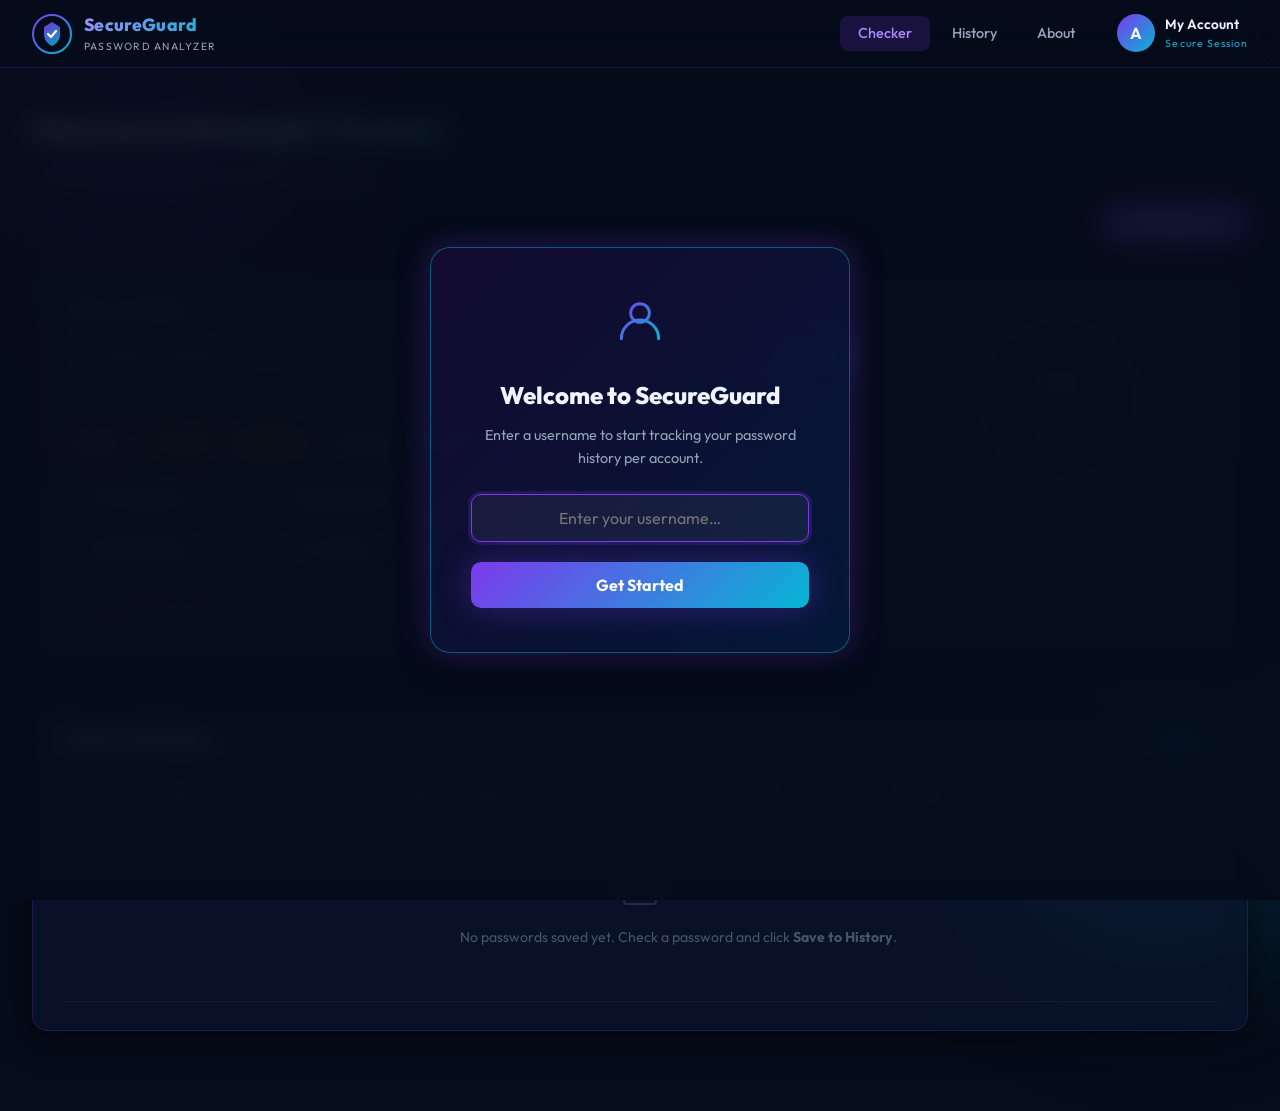
<file: password-checker/index.html>
<!DOCTYPE html>
<html lang="en">
<head>
  <meta charset="UTF-8" />
  <meta name="viewport" content="width=device-width, initial-scale=1.0" />
  <meta name="description" content="SecureGuard – A premium password strength analyzer with history tracking and CSV export. Score your passwords from 1 to 10 and keep your accounts safe." />
  <title>SecureGuard – Password Strength Analyzer</title>
  <link rel="preconnect" href="https://fonts.googleapis.com" />
  <link rel="preconnect" href="https://fonts.gstatic.com" crossorigin />
  <link href="https://fonts.googleapis.com/css2?family=Outfit:wght@300;400;500;600;700;800&family=JetBrains+Mono:wght@400;500;700&display=swap" rel="stylesheet" />
  <link rel="stylesheet" href="style.css" />
</head>
<body>

  <!-- ── BACKGROUND GRID ── -->
  <div class="bg-grid" aria-hidden="true"></div>
  <div class="bg-orb orb-1" aria-hidden="true"></div>
  <div class="bg-orb orb-2" aria-hidden="true"></div>

  <!-- ── NAVBAR ── -->
  <header class="navbar">
    <div class="nav-brand">
      <svg class="brand-icon" viewBox="0 0 40 40" fill="none" aria-hidden="true">
        <circle cx="20" cy="20" r="19" stroke="url(#sg)" stroke-width="2"/>
        <path d="M20 8 L28 13 V21 C28 26 24 30 20 32 C16 30 12 26 12 21 V13 Z" fill="url(#sg2)" opacity=".9"/>
        <path d="M16 20 L19 23 L24 17" stroke="#fff" stroke-width="2.2" stroke-linecap="round" stroke-linejoin="round"/>
        <defs>
          <linearGradient id="sg" x1="0" y1="0" x2="40" y2="40" gradientUnits="userSpaceOnUse">
            <stop stop-color="#7c3aed"/><stop offset="1" stop-color="#06b6d4"/>
          </linearGradient>
          <linearGradient id="sg2" x1="12" y1="8" x2="28" y2="32" gradientUnits="userSpaceOnUse">
            <stop stop-color="#7c3aed"/><stop offset="1" stop-color="#06b6d4"/>
          </linearGradient>
        </defs>
      </svg>
      <div>
        <span class="brand-name">SecureGuard</span>
        <span class="brand-sub">Password Analyzer</span>
      </div>
    </div>

    <nav class="nav-links" aria-label="Main navigation">
      <a href="#checker" class="nav-link active" id="nav-checker">Checker</a>
      <a href="#history" class="nav-link" id="nav-history">History</a>
      <a href="#about" class="nav-link" id="nav-about">About</a>
    </nav>

    <div class="nav-account">
      <div class="account-avatar" id="account-avatar" title="Account" aria-label="Account avatar">A</div>
      <div class="account-info">
        <span class="account-name" id="account-display-name">My Account</span>
        <span class="account-tag">Secure Session</span>
      </div>
    </div>
  </header>

  <!-- ── MAIN ── -->
  <main class="main-wrapper">

    <!-- ── ACCOUNT SETUP MODAL ── -->
    <div class="modal-overlay" id="account-modal" role="dialog" aria-modal="true" aria-labelledby="modal-title">
      <div class="modal-card">
        <div class="modal-icon">
          <svg viewBox="0 0 48 48" fill="none">
            <circle cx="24" cy="18" r="8" stroke="url(#mu)" stroke-width="2.5"/>
            <path d="M8 40c0-8.837 7.163-16 16-16s16 7.163 16 16" stroke="url(#mu)" stroke-width="2.5" stroke-linecap="round"/>
            <defs>
              <linearGradient id="mu" x1="8" y1="8" x2="40" y2="40" gradientUnits="userSpaceOnUse">
                <stop stop-color="#7c3aed"/><stop offset="1" stop-color="#06b6d4"/>
              </linearGradient>
            </defs>
          </svg>
        </div>
        <h2 id="modal-title">Welcome to SecureGuard</h2>
        <p>Enter a username to start tracking your password history per account.</p>
        <div class="modal-input-wrap">
          <input type="text" id="username-input" class="modal-input" placeholder="Enter your username…" maxlength="40" autocomplete="username" />
        </div>
        <button class="btn-primary" id="start-btn">Get Started</button>
      </div>
    </div>

    <!-- ── PAGE: CHECKER ── -->
    <section id="checker" class="page active" aria-label="Password Checker">
      <div class="page-header">
        <h1>Password Strength Checker</h1>
        <p class="page-subtitle">Analyze, score &amp; track every password in real-time.</p>
        <button class="btn-export" id="export-btn" title="Export history to CSV" aria-label="Export CSV">
          <svg viewBox="0 0 20 20" fill="none" aria-hidden="true">
            <path d="M10 3v10m0 0-3-3m3 3 3-3" stroke="currentColor" stroke-width="1.8" stroke-linecap="round" stroke-linejoin="round"/>
            <path d="M3 14v1a2 2 0 002 2h10a2 2 0 002-2v-1" stroke="currentColor" stroke-width="1.8" stroke-linecap="round"/>
          </svg>
          Export CSV
        </button>
      </div>

      <!-- ── CHECKER CARD ── -->
      <div class="checker-card glass-card">

        <!-- LEFT: Input + analysis -->
        <div class="checker-left">
          <label class="field-label" for="password-input">Enter Password</label>
          <div class="input-wrap">
            <svg class="input-icon" viewBox="0 0 20 20" fill="none" aria-hidden="true">
              <rect x="4" y="9" width="12" height="9" rx="2" stroke="currentColor" stroke-width="1.6"/>
              <path d="M7 9V6a3 3 0 016 0v3" stroke="currentColor" stroke-width="1.6" stroke-linecap="round"/>
            </svg>
            <input type="password" id="password-input" class="password-input" placeholder="Type your password…" autocomplete="new-password" aria-label="Password to analyze" />
            <button class="toggle-visibility" id="toggle-vis" aria-label="Toggle password visibility" title="Show / hide">
              <svg id="eye-icon" viewBox="0 0 20 20" fill="none">
                <path d="M1 10S4 4 10 4s9 6 9 6-3 6-9 6-9-6-9-6z" stroke="currentColor" stroke-width="1.6"/>
                <circle cx="10" cy="10" r="2.5" stroke="currentColor" stroke-width="1.6"/>
              </svg>
            </button>
            <button class="btn-check" id="check-btn" aria-label="Check password strength">Check</button>
          </div>

          <!-- Strength bar -->
          <div class="strength-bar-wrap" aria-live="polite">
            <div class="strength-segments" id="strength-segments">
              <div class="seg" data-level="1"></div>
              <div class="seg" data-level="2"></div>
              <div class="seg" data-level="3"></div>
              <div class="seg" data-level="4"></div>
              <div class="seg" data-level="5"></div>
              <div class="seg" data-level="6"></div>
              <div class="seg" data-level="7"></div>
              <div class="seg" data-level="8"></div>
              <div class="seg" data-level="9"></div>
              <div class="seg" data-level="10"></div>
            </div>
            <span class="strength-label" id="strength-label">—</span>
          </div>

          <!-- Scale legend -->
          <div class="scale-legend">
            <span class="legend-item weak">Weak (1–3)</span>
            <span class="legend-item fair">Fair (4–5)</span>
            <span class="legend-item good">Good (6–7)</span>
            <span class="legend-item strong">Strong (8–9)</span>
            <span class="legend-item vstrong">Very Strong (10)</span>
          </div>

          <!-- Criteria -->
          <div class="criteria-grid" id="criteria-grid" aria-label="Password criteria">
            <div class="criterion" id="c-length">
              <span class="criterion-dot"></span>
              <span>Min 8 characters</span>
            </div>
            <div class="criterion" id="c-upper">
              <span class="criterion-dot"></span>
              <span>Uppercase letter</span>
            </div>
            <div class="criterion" id="c-lower">
              <span class="criterion-dot"></span>
              <span>Lowercase letter</span>
            </div>
            <div class="criterion" id="c-number">
              <span class="criterion-dot"></span>
              <span>Number (0–9)</span>
            </div>
            <div class="criterion" id="c-special">
              <span class="criterion-dot"></span>
              <span>Special character</span>
            </div>
            <div class="criterion" id="c-length2">
              <span class="criterion-dot"></span>
              <span>16+ characters</span>
            </div>
            <div class="criterion" id="c-norepeat">
              <span class="criterion-dot"></span>
              <span>No repeating chars</span>
            </div>
            <div class="criterion" id="c-nocommon">
              <span class="criterion-dot"></span>
              <span>Not a common word</span>
            </div>
          </div>

          <!-- Add-to-history button -->
          <button class="btn-save" id="save-btn" disabled aria-label="Save password to history">
            <svg viewBox="0 0 20 20" fill="none" aria-hidden="true">
              <path d="M10 4v12m-6-6h12" stroke="currentColor" stroke-width="2" stroke-linecap="round"/>
            </svg>
            Save to History
          </button>
        </div>

        <!-- RIGHT: Score dial -->
        <div class="checker-right">
          <div class="score-ring-wrap" aria-live="polite" aria-label="Password score">
            <svg class="score-ring" viewBox="0 0 200 200" aria-hidden="true">
              <circle class="ring-track" cx="100" cy="100" r="80" />
              <circle class="ring-fill" id="ring-fill" cx="100" cy="100" r="80"
                stroke-dasharray="502.65"
                stroke-dashoffset="502.65"
                stroke-linecap="round"
                transform="rotate(-90 100 100)" />
            </svg>
            <div class="score-center">
              <span class="score-number" id="score-number">—</span>
              <span class="score-denom">/ 10</span>
              <span class="score-grade" id="score-grade">No data</span>
            </div>
          </div>

          <div class="score-breakdown" id="score-breakdown">
            <div class="breakdown-row">
              <span class="bd-label">Length</span>
              <div class="bd-bar"><div class="bd-fill" id="bd-length"></div></div>
              <span class="bd-val" id="bdv-length">—</span>
            </div>
            <div class="breakdown-row">
              <span class="bd-label">Complexity</span>
              <div class="bd-bar"><div class="bd-fill" id="bd-complex"></div></div>
              <span class="bd-val" id="bdv-complex">—</span>
            </div>
            <div class="breakdown-row">
              <span class="bd-label">Uniqueness</span>
              <div class="bd-bar"><div class="bd-fill" id="bd-unique"></div></div>
              <span class="bd-val" id="bdv-unique">—</span>
            </div>
            <div class="breakdown-row">
              <span class="bd-label">Entropy</span>
              <div class="bd-bar"><div class="bd-fill" id="bd-entropy"></div></div>
              <span class="bd-val" id="bdv-entropy">—</span>
            </div>
          </div>
        </div>
      </div>

      <!-- ── HISTORY CARD (inline preview) ── -->
      <div class="history-preview glass-card" id="history-section">
        <div class="history-header">
          <h2>Password History</h2>
          <span class="history-count" id="history-count">0 entries</span>
        </div>
        <div class="table-wrap" role="region" aria-label="Password history table">
          <table class="history-table" id="history-table">
            <thead>
              <tr>
                <th>#</th>
                <th>Timestamp</th>
                <th>Password (masked)</th>
                <th>Score</th>
                <th>Grade</th>
                <th>Actions</th>
              </tr>
            </thead>
            <tbody id="history-tbody">
              <tr class="empty-row" id="empty-row">
                <td colspan="6">
                  <div class="empty-state">
                    <svg viewBox="0 0 48 48" fill="none" aria-hidden="true">
                      <rect x="8" y="14" width="32" height="24" rx="3" stroke="currentColor" stroke-width="2"/>
                      <path d="M16 14V10a8 8 0 1116 0v4" stroke="currentColor" stroke-width="2" stroke-linecap="round"/>
                    </svg>
                    <p>No passwords saved yet. Check a password and click <strong>Save to History</strong>.</p>
                  </div>
                </td>
              </tr>
            </tbody>
          </table>
        </div>
      </div>
    </section>

    <!-- ── PAGE: HISTORY ── -->
    <section id="history" class="page" aria-label="Full Password History">
      <div class="page-header">
        <h1>Full History</h1>
        <p class="page-subtitle">All passwords checked under <strong id="history-account-name">this account</strong>.</p>
        <button class="btn-export" id="export-btn-2" aria-label="Export history to CSV">
          <svg viewBox="0 0 20 20" fill="none" aria-hidden="true">
            <path d="M10 3v10m0 0-3-3m3 3 3-3" stroke="currentColor" stroke-width="1.8" stroke-linecap="round" stroke-linejoin="round"/>
            <path d="M3 14v1a2 2 0 002 2h10a2 2 0 002-2v-1" stroke="currentColor" stroke-width="1.8" stroke-linecap="round"/>
          </svg>
          Export CSV
        </button>
      </div>

      <!-- Stats row -->
      <div class="stats-row">
        <div class="stat-card glass-card">
          <span class="stat-icon">🔐</span>
          <div>
            <div class="stat-value" id="stat-total">0</div>
            <div class="stat-label">Total Checked</div>
          </div>
        </div>
        <div class="stat-card glass-card">
          <span class="stat-icon">⭐</span>
          <div>
            <div class="stat-value" id="stat-avg">—</div>
            <div class="stat-label">Average Score</div>
          </div>
        </div>
        <div class="stat-card glass-card">
          <span class="stat-icon">🏆</span>
          <div>
            <div class="stat-value" id="stat-best">—</div>
            <div class="stat-label">Best Score</div>
          </div>
        </div>
        <div class="stat-card glass-card">
          <span class="stat-icon">⚠️</span>
          <div>
            <div class="stat-value" id="stat-weak">0</div>
            <div class="stat-label">Weak Passwords</div>
          </div>
        </div>
      </div>

      <div class="glass-card">
        <div class="table-wrap">
          <table class="history-table full" id="full-history-table">
            <thead>
              <tr>
                <th>#</th>
                <th>Timestamp</th>
                <th>Password (masked)</th>
                <th>Score</th>
                <th>Grade</th>
                <th>Length</th>
                <th>Has Upper</th>
                <th>Has Lower</th>
                <th>Has Number</th>
                <th>Has Special</th>
                <th>Actions</th>
              </tr>
            </thead>
            <tbody id="full-history-tbody">
              <tr class="empty-row" id="full-empty-row">
                <td colspan="11">
                  <div class="empty-state">
                    <svg viewBox="0 0 48 48" fill="none" aria-hidden="true">
                      <rect x="8" y="14" width="32" height="24" rx="3" stroke="currentColor" stroke-width="2"/>
                      <path d="M16 14V10a8 8 0 1116 0v4" stroke="currentColor" stroke-width="2" stroke-linecap="round"/>
                    </svg>
                    <p>Your password history will appear here.</p>
                  </div>
                </td>
              </tr>
            </tbody>
          </table>
        </div>
      </div>
    </section>

    <!-- ── PAGE: ABOUT ── -->
    <section id="about" class="page" aria-label="About">
      <div class="page-header">
        <h1>About SecureGuard</h1>
        <p class="page-subtitle">How scoring works and what we check.</p>
      </div>

      <div class="about-grid">
        <div class="about-card glass-card">
          <div class="about-icon">🔒</div>
          <h3>Scoring Methodology</h3>
          <p>Passwords are scored on a <strong>1–10 scale</strong> across four dimensions: Length (3pts), Complexity (3pts), Uniqueness/Entropy (2pts), and Pattern avoidance (2pts). Scores are combined and rounded to one decimal place.</p>
        </div>
        <div class="about-card glass-card">
          <div class="about-icon">📊</div>
          <h3>Grade Thresholds</h3>
          <ul>
            <li><span class="grade-dot weak"></span> <strong>Weak</strong> – 1 to 3.9</li>
            <li><span class="grade-dot fair"></span> <strong>Fair</strong> – 4 to 5.9</li>
            <li><span class="grade-dot good"></span> <strong>Good</strong> – 6 to 7.9</li>
            <li><span class="grade-dot strong"></span> <strong>Strong</strong> – 8 to 9.4</li>
            <li><span class="grade-dot vstrong"></span> <strong>Very Strong</strong> – 9.5 to 10</li>
          </ul>
        </div>
        <div class="about-card glass-card">
          <div class="about-icon">🛡️</div>
          <h3>Privacy First</h3>
          <p>All analysis happens <strong>100% client-side</strong> in your browser. No password data is ever sent to a server. Your history is stored locally in <code>localStorage</code> under your username.</p>
        </div>
        <div class="about-card glass-card">
          <div class="about-icon">📁</div>
          <h3>CSV Export</h3>
          <p>Export your entire password history as a CSV file including: timestamp, masked password, score, grade, and all individual criteria flags. Use this to audit your password hygiene.</p>
        </div>
      </div>
    </section>

  </main>

  <!-- Toast notification -->
  <div class="toast" id="toast" role="alert" aria-live="assertive"></div>

  <script src="app.js"></script>
</body>
</html>
</file>
<file: password-checker/style.css>
/* ═══════════════════════════════════════════
   SecureGuard – Password Strength Analyzer
   style.css
═══════════════════════════════════════════ */

/* ── RESET & TOKENS ── */
*, *::before, *::after { box-sizing: border-box; margin: 0; padding: 0; }

:root {
  --bg-deep:     #050c1a;
  --bg-card:     rgba(10, 20, 45, 0.72);
  --border:      rgba(124, 58, 237, 0.22);
  --border-h:    rgba(6, 182, 212, 0.45);

  --purple:      #7c3aed;
  --purple-l:    #a78bfa;
  --cyan:        #06b6d4;
  --cyan-l:      #67e8f9;

  --col-weak:    #ef4444;
  --col-fair:    #f97316;
  --col-good:    #eab308;
  --col-strong:  #22c55e;
  --col-vstrong: #06b6d4;

  --text-1:  #f0f4ff;
  --text-2:  #94a3b8;
  --text-3:  #475569;

  --radius:  16px;
  --radius-s: 10px;

  --shadow: 0 8px 32px rgba(0,0,0,.55);
  --glow-p: 0 0 32px rgba(124,58,237,.35);
  --glow-c: 0 0 32px rgba(6,182,212,.35);

  --font-body: 'Outfit', sans-serif;
  --font-mono: 'JetBrains Mono', monospace;
}

html { scroll-behavior: smooth; }

body {
  font-family: var(--font-body);
  background: var(--bg-deep);
  color: var(--text-1);
  min-height: 100vh;
  overflow-x: hidden;
  line-height: 1.6;
}

/* ── BACKGROUND ── */
.bg-grid {
  position: fixed; inset: 0; pointer-events: none; z-index: 0;
  background-image:
    linear-gradient(rgba(124,58,237,.05) 1px, transparent 1px),
    linear-gradient(90deg, rgba(124,58,237,.05) 1px, transparent 1px);
  background-size: 48px 48px;
}
.bg-orb {
  position: fixed; border-radius: 50%; pointer-events: none; z-index: 0;
  filter: blur(90px); opacity: .35;
}
.orb-1 { width: 520px; height: 520px; background: radial-gradient(circle, #7c3aed 0%, transparent 70%); top: -120px; left: -120px; animation: drift1 18s ease-in-out infinite alternate; }
.orb-2 { width: 440px; height: 440px; background: radial-gradient(circle, #06b6d4 0%, transparent 70%); bottom: -100px; right: -100px; animation: drift2 22s ease-in-out infinite alternate; }

@keyframes drift1 { to { transform: translate(60px, 80px); } }
@keyframes drift2 { to { transform: translate(-50px, -60px); } }

/* ── NAVBAR ── */
.navbar {
  position: sticky; top: 0; z-index: 50;
  display: flex; align-items: center; gap: 24px;
  padding: 0 32px; height: 68px;
  background: rgba(5,12,26,.82);
  backdrop-filter: blur(20px);
  border-bottom: 1px solid var(--border);
}
.nav-brand { display: flex; align-items: center; gap: 12px; text-decoration: none; margin-right: auto; }
.brand-icon { width: 40px; height: 40px; flex-shrink: 0; }
.brand-name { display: block; font-size: 1.1rem; font-weight: 800; letter-spacing: .02em; background: linear-gradient(135deg, var(--purple-l), var(--cyan)); -webkit-background-clip: text; -webkit-text-fill-color: transparent; background-clip: text; }
.brand-sub  { display: block; font-size: .65rem; color: var(--text-2); letter-spacing: .12em; text-transform: uppercase; }

.nav-links { display: flex; gap: 4px; }
.nav-link {
  padding: 6px 18px; border-radius: 8px; font-size: .9rem; font-weight: 500;
  color: var(--text-2); text-decoration: none; cursor: pointer;
  transition: all .2s;
}
.nav-link:hover, .nav-link.active { color: var(--text-1); background: rgba(124,58,237,.18); }
.nav-link.active { color: var(--purple-l); }

.nav-account { display: flex; align-items: center; gap: 10px; }
.account-avatar {
  width: 38px; height: 38px; border-radius: 50%;
  background: linear-gradient(135deg, var(--purple), var(--cyan));
  display: flex; align-items: center; justify-content: center;
  font-weight: 700; font-size: 1rem; cursor: pointer;
  flex-shrink: 0;
}
.account-name { display: block; font-size: .85rem; font-weight: 600; color: var(--text-1); }
.account-tag  { display: block; font-size: .65rem; color: var(--cyan); letter-spacing: .1em; }

/* ── MAIN WRAPPER ── */
.main-wrapper { position: relative; z-index: 1; padding: 36px 32px 80px; max-width: 1280px; margin: 0 auto; }

/* ── PAGE SECTIONS ── */
.page { display: none; }
.page.active { display: block; animation: fadeUp .35s ease; }
@keyframes fadeUp { from { opacity: 0; transform: translateY(16px); } to { opacity: 1; transform: none; } }

/* ── PAGE HEADER ── */
.page-header { display: flex; align-items: flex-start; gap: 16px; margin-bottom: 28px; flex-wrap: wrap; }
.page-header h1 { font-size: 2rem; font-weight: 800; background: linear-gradient(135deg, #f0f4ff 30%, var(--cyan-l)); -webkit-background-clip: text; -webkit-text-fill-color: transparent; background-clip: text; }
.page-subtitle { color: var(--text-2); margin-top: 4px; font-size: .95rem; flex: 1 1 100%; margin-top: -8px; }
.btn-export {
  margin-left: auto;
  display: flex; align-items: center; gap: 8px;
  padding: 10px 22px; border-radius: 10px;
  background: linear-gradient(135deg, var(--purple), #4f46e5);
  color: #fff; font-family: var(--font-body); font-size: .9rem; font-weight: 600;
  border: none; cursor: pointer;
  box-shadow: var(--glow-p);
  transition: transform .2s, box-shadow .2s;
}
.btn-export svg { width: 18px; height: 18px; }
.btn-export:hover { transform: translateY(-2px); box-shadow: 0 0 48px rgba(124,58,237,.55); }
.btn-export:active { transform: translateY(0); }

/* ── GLASS CARD ── */
.glass-card {
  background: var(--bg-card);
  border: 1px solid var(--border);
  border-radius: var(--radius);
  padding: 28px;
  backdrop-filter: blur(16px);
  box-shadow: var(--shadow);
  transition: border-color .3s;
}
.glass-card:hover { border-color: var(--border-h); }

/* ── CHECKER CARD ── */
.checker-card {
  display: grid;
  grid-template-columns: 1fr 320px;
  gap: 40px;
  margin-bottom: 28px;
  align-items: start;
}
@media (max-width: 840px) { .checker-card { grid-template-columns: 1fr; } }

/* Input */
.field-label { display: block; font-size: .8rem; font-weight: 600; color: var(--text-2); letter-spacing: .1em; text-transform: uppercase; margin-bottom: 10px; }
.input-wrap {
  display: flex; align-items: center; gap: 8px;
  background: rgba(255,255,255,.04);
  border: 1px solid var(--border);
  border-radius: var(--radius-s);
  padding: 4px 4px 4px 14px;
  transition: border-color .25s, box-shadow .25s;
}
.input-wrap:focus-within { border-color: var(--purple); box-shadow: 0 0 0 3px rgba(124,58,237,.18); }
.input-icon { width: 18px; height: 18px; color: var(--text-3); flex-shrink: 0; }
.password-input {
  flex: 1; background: transparent; border: none; outline: none;
  color: var(--text-1); font-family: var(--font-mono); font-size: .95rem;
  padding: 10px 0; min-width: 0;
}
.password-input::placeholder { color: var(--text-3); font-family: var(--font-body); }
.toggle-visibility {
  background: transparent; border: none; cursor: pointer;
  color: var(--text-2); padding: 8px; border-radius: 6px;
  transition: color .2s, background .2s;
}
.toggle-visibility svg { width: 20px; height: 20px; display: block; }
.toggle-visibility:hover { color: var(--cyan); background: rgba(6,182,212,.1); }

.btn-check {
  padding: 10px 22px; border-radius: 8px; border: none;
  background: linear-gradient(135deg, var(--purple), var(--cyan));
  color: #fff; font-family: var(--font-body); font-size: .9rem; font-weight: 700;
  cursor: pointer; white-space: nowrap;
  transition: opacity .2s, transform .2s;
}
.btn-check:hover { opacity: .88; transform: scale(1.03); }

/* Strength bar */
.strength-bar-wrap { margin-top: 18px; display: flex; align-items: center; gap: 12px; }
.strength-segments { display: flex; gap: 5px; flex: 1; }
.seg {
  flex: 1; height: 6px; border-radius: 3px;
  background: rgba(255,255,255,.08);
  transition: background .35s, transform .2s;
}
.seg.filled-1, .seg.filled-2, .seg.filled-3 { background: var(--col-weak); }
.seg.filled-4, .seg.filled-5 { background: var(--col-fair); }
.seg.filled-6, .seg.filled-7 { background: var(--col-good); }
.seg.filled-8, .seg.filled-9 { background: var(--col-strong); }
.seg.filled-10 { background: var(--col-vstrong); }
.strength-label { font-size: .8rem; font-weight: 600; white-space: nowrap; color: var(--text-2); min-width: 70px; text-align: right; }

/* Scale legend */
.scale-legend { display: flex; gap: 10px; flex-wrap: wrap; margin-top: 12px; }
.legend-item { font-size: .72rem; font-weight: 600; padding: 3px 10px; border-radius: 20px; border: 1px solid; }
.legend-item.weak    { color: var(--col-weak);    border-color: var(--col-weak);    background: rgba(239,68,68,.1); }
.legend-item.fair    { color: var(--col-fair);    border-color: var(--col-fair);    background: rgba(249,115,22,.1); }
.legend-item.good    { color: var(--col-good);    border-color: var(--col-good);    background: rgba(234,179,8,.1); }
.legend-item.strong  { color: var(--col-strong);  border-color: var(--col-strong);  background: rgba(34,197,94,.1); }
.legend-item.vstrong { color: var(--col-vstrong); border-color: var(--col-vstrong); background: rgba(6,182,212,.1); }

/* Criteria */
.criteria-grid { display: grid; grid-template-columns: repeat(auto-fill, minmax(180px, 1fr)); gap: 10px; margin-top: 20px; }
.criterion {
  display: flex; align-items: center; gap: 10px;
  background: rgba(255,255,255,.03); border: 1px solid rgba(255,255,255,.06);
  border-radius: 8px; padding: 9px 12px; font-size: .82rem; color: var(--text-2);
  transition: border-color .3s, background .3s;
}
.criterion.pass { border-color: rgba(34,197,94,.35); background: rgba(34,197,94,.07); color: var(--text-1); }
.criterion.fail { border-color: rgba(239,68,68,.25); background: rgba(239,68,68,.05); }
.criterion-dot { width: 8px; height: 8px; border-radius: 50%; background: var(--text-3); flex-shrink: 0; transition: background .3s; }
.criterion.pass .criterion-dot { background: var(--col-strong); box-shadow: 0 0 6px var(--col-strong); }
.criterion.fail .criterion-dot { background: var(--col-weak); }

/* Save btn */
.btn-save {
  margin-top: 20px; display: inline-flex; align-items: center; gap: 8px;
  padding: 11px 26px; border-radius: 10px; border: 1px solid var(--border);
  background: rgba(124,58,237,.12); color: var(--purple-l);
  font-family: var(--font-body); font-size: .9rem; font-weight: 600;
  cursor: pointer; transition: all .2s;
}
.btn-save svg { width: 18px; height: 18px; }
.btn-save:not(:disabled):hover { background: rgba(124,58,237,.28); border-color: var(--purple); transform: translateY(-1px); }
.btn-save:disabled { opacity: .4; cursor: not-allowed; }

/* ── SCORE RING ── */
.checker-right { display: flex; flex-direction: column; align-items: center; gap: 24px; }
.score-ring-wrap { position: relative; width: 200px; height: 200px; flex-shrink: 0; }
.score-ring { width: 100%; height: 100%; }
.ring-track { fill: none; stroke: rgba(255,255,255,.07); stroke-width: 14; }
.ring-fill {
  fill: none; stroke: url(#ringGrad); stroke-width: 14;
  transition: stroke-dashoffset .6s cubic-bezier(.34,1.56,.64,1);
  filter: drop-shadow(0 0 8px rgba(124,58,237,.7));
}
.score-center {
  position: absolute; inset: 0; display: flex; flex-direction: column;
  align-items: center; justify-content: center; gap: 2px;
}
.score-number { font-size: 3rem; font-weight: 800; line-height: 1; background: linear-gradient(135deg, var(--purple-l), var(--cyan)); -webkit-background-clip: text; -webkit-text-fill-color: transparent; background-clip: text; }
.score-denom  { font-size: .75rem; color: var(--text-2); font-weight: 600; }
.score-grade  { font-size: .78rem; font-weight: 700; color: var(--cyan); letter-spacing: .08em; text-transform: uppercase; }

/* Score breakdown bars */
.score-breakdown { width: 100%; }
.breakdown-row { display: grid; grid-template-columns: 80px 1fr 32px; align-items: center; gap: 10px; margin-bottom: 10px; }
.bd-label { font-size: .75rem; color: var(--text-2); font-weight: 500; }
.bd-bar { height: 6px; background: rgba(255,255,255,.08); border-radius: 3px; overflow: hidden; }
.bd-fill { height: 100%; background: linear-gradient(90deg, var(--purple), var(--cyan)); border-radius: 3px; width: 0; transition: width .5s ease; }
.bd-val { font-size: .72rem; font-family: var(--font-mono); color: var(--text-2); text-align: right; }

/* SVG gradient for ring */
body::after {
  content: '';
  position: absolute; width: 0; height: 0; overflow: hidden;
}

/* ── HISTORY ── */
.history-preview { margin-top: 0; }
.history-header { display: flex; align-items: center; justify-content: space-between; margin-bottom: 18px; }
.history-header h2 { font-size: 1.2rem; font-weight: 700; }
.history-count { font-size: .8rem; font-weight: 600; color: var(--cyan); background: rgba(6,182,212,.1); border: 1px solid rgba(6,182,212,.25); padding: 3px 12px; border-radius: 20px; }

.table-wrap { overflow-x: auto; }
.history-table { width: 100%; border-collapse: collapse; font-size: .88rem; }
.history-table th {
  padding: 10px 14px; text-align: left;
  color: var(--text-2); font-weight: 600; font-size: .75rem; letter-spacing: .08em; text-transform: uppercase;
  border-bottom: 1px solid var(--border);
  white-space: nowrap;
}
.history-table td {
  padding: 12px 14px; border-bottom: 1px solid rgba(255,255,255,.04);
  color: var(--text-1); vertical-align: middle; white-space: nowrap;
}
.history-table tbody tr { transition: background .15s; }
.history-table tbody tr:hover { background: rgba(124,58,237,.07); }

/* Score badge */
.score-badge {
  display: inline-block; padding: 2px 10px; border-radius: 20px; font-weight: 700; font-size: .82rem; font-family: var(--font-mono);
}
.score-badge.weak    { background: rgba(239,68,68,.15);    color: var(--col-weak);    border: 1px solid rgba(239,68,68,.3); }
.score-badge.fair    { background: rgba(249,115,22,.15);   color: var(--col-fair);    border: 1px solid rgba(249,115,22,.3); }
.score-badge.good    { background: rgba(234,179,8,.15);    color: var(--col-good);    border: 1px solid rgba(234,179,8,.3); }
.score-badge.strong  { background: rgba(34,197,94,.15);    color: var(--col-strong);  border: 1px solid rgba(34,197,94,.3); }
.score-badge.vstrong { background: rgba(6,182,212,.15);    color: var(--col-vstrong); border: 1px solid rgba(6,182,212,.3); }

/* Grade pill */
.grade-pill {
  display: inline-block; padding: 3px 10px; border-radius: 20px; font-size: .75rem; font-weight: 700; text-transform: uppercase; letter-spacing: .06em;
}
.grade-pill.weak    { background: rgba(239,68,68,.15);    color: var(--col-weak); }
.grade-pill.fair    { background: rgba(249,115,22,.15);   color: var(--col-fair); }
.grade-pill.good    { background: rgba(234,179,8,.15);    color: var(--col-good); }
.grade-pill.strong  { background: rgba(34,197,94,.15);    color: var(--col-strong); }
.grade-pill.vstrong { background: rgba(6,182,212,.15);    color: var(--col-vstrong); }

/* Delete / reveal buttons */
.btn-icon {
  background: transparent; border: 1px solid rgba(255,255,255,.1); border-radius: 7px;
  color: var(--text-2); padding: 5px 8px; cursor: pointer; font-size: .78rem;
  transition: all .2s; font-family: var(--font-body);
}
.btn-icon:hover { border-color: var(--col-weak); color: var(--col-weak); background: rgba(239,68,68,.08); }
.btn-icon.reveal:hover { border-color: var(--cyan); color: var(--cyan); background: rgba(6,182,212,.08); }

.password-mono { font-family: var(--font-mono); font-size: .85rem; color: var(--purple-l); letter-spacing: .05em; }

.empty-state { display: flex; flex-direction: column; align-items: center; gap: 12px; padding: 40px 20px; color: var(--text-3); text-align: center; }
.empty-state svg { width: 48px; height: 48px; opacity: .4; }
.empty-state p { font-size: .88rem; max-width: 360px; }

/* ── STATS ── */
.stats-row { display: grid; grid-template-columns: repeat(auto-fill, minmax(200px, 1fr)); gap: 16px; margin-bottom: 24px; }
.stat-card { display: flex; align-items: center; gap: 16px; padding: 20px 22px; }
.stat-icon { font-size: 1.8rem; }
.stat-value { font-size: 1.6rem; font-weight: 800; background: linear-gradient(135deg, var(--purple-l), var(--cyan)); -webkit-background-clip: text; -webkit-text-fill-color: transparent; background-clip: text; }
.stat-label { font-size: .78rem; color: var(--text-2); font-weight: 500; }

/* ── ABOUT ── */
.about-grid { display: grid; grid-template-columns: repeat(auto-fill, minmax(280px, 1fr)); gap: 20px; }
.about-card { padding: 28px; }
.about-icon { font-size: 2rem; margin-bottom: 14px; }
.about-card h3 { font-size: 1.05rem; font-weight: 700; margin-bottom: 10px; color: var(--purple-l); }
.about-card p, .about-card ul { font-size: .88rem; color: var(--text-2); line-height: 1.7; }
.about-card ul { list-style: none; }
.about-card li { display: flex; align-items: center; gap: 8px; padding: 4px 0; }
.about-card code { font-family: var(--font-mono); font-size: .82rem; color: var(--cyan); background: rgba(6,182,212,.1); padding: 1px 6px; border-radius: 4px; }
.grade-dot { width: 10px; height: 10px; border-radius: 50%; flex-shrink: 0; }
.grade-dot.weak    { background: var(--col-weak); }
.grade-dot.fair    { background: var(--col-fair); }
.grade-dot.good    { background: var(--col-good); }
.grade-dot.strong  { background: var(--col-strong); }
.grade-dot.vstrong { background: var(--col-vstrong); }

/* ── MODAL ── */
.modal-overlay {
  position: fixed; inset: 0; z-index: 200;
  background: rgba(5,12,26,.88); backdrop-filter: blur(12px);
  display: flex; align-items: center; justify-content: center;
  animation: fadeIn .3s ease;
}
.modal-overlay.hidden { display: none; }
@keyframes fadeIn { from { opacity: 0; } }
.modal-card {
  background: linear-gradient(135deg, rgba(20,10,50,.9), rgba(5,25,60,.9));
  border: 1px solid var(--border-h); border-radius: 20px;
  padding: 44px 40px; max-width: 420px; width: 90%;
  text-align: center; box-shadow: var(--glow-p), var(--shadow);
  animation: scaleIn .35s cubic-bezier(.34,1.56,.64,1);
}
@keyframes scaleIn { from { transform: scale(.85); opacity: 0; } }
.modal-icon { margin-bottom: 20px; }
.modal-icon svg { width: 56px; height: 56px; }
.modal-card h2 { font-size: 1.5rem; font-weight: 800; margin-bottom: 10px; }
.modal-card p { color: var(--text-2); font-size: .9rem; margin-bottom: 24px; }
.modal-input-wrap { margin-bottom: 20px; }
.modal-input {
  width: 100%; padding: 13px 16px; border-radius: 10px;
  border: 1px solid var(--border); background: rgba(255,255,255,.05);
  color: var(--text-1); font-family: var(--font-body); font-size: 1rem;
  outline: none; transition: border-color .2s, box-shadow .2s; text-align: center;
}
.modal-input:focus { border-color: var(--purple); box-shadow: 0 0 0 3px rgba(124,58,237,.2); }
.btn-primary {
  width: 100%; padding: 13px 24px; border-radius: 10px; border: none;
  background: linear-gradient(135deg, var(--purple), var(--cyan));
  color: #fff; font-family: var(--font-body); font-size: 1rem; font-weight: 700;
  cursor: pointer; box-shadow: var(--glow-p);
  transition: transform .2s, box-shadow .2s;
}
.btn-primary:hover { transform: translateY(-2px); box-shadow: 0 0 48px rgba(124,58,237,.6); }

/* ── TOAST ── */
.toast {
  position: fixed; bottom: 30px; right: 30px; z-index: 300;
  padding: 14px 22px; border-radius: 12px;
  background: rgba(15,25,55,.95); border: 1px solid var(--border-h);
  color: var(--text-1); font-size: .88rem; font-weight: 500;
  box-shadow: var(--shadow); backdrop-filter: blur(12px);
  transform: translateY(20px); opacity: 0; pointer-events: none;
  transition: transform .3s, opacity .3s;
}
.toast.show { transform: translateY(0); opacity: 1; pointer-events: auto; }

/* ── RESPONSIVE ── */
@media (max-width: 640px) {
  .main-wrapper { padding: 20px 16px 60px; }
  .navbar { padding: 0 16px; }
  .page-header h1 { font-size: 1.5rem; }
  .btn-export { padding: 9px 14px; font-size: .82rem; }
  .modal-card { padding: 30px 22px; }
}
</file>
